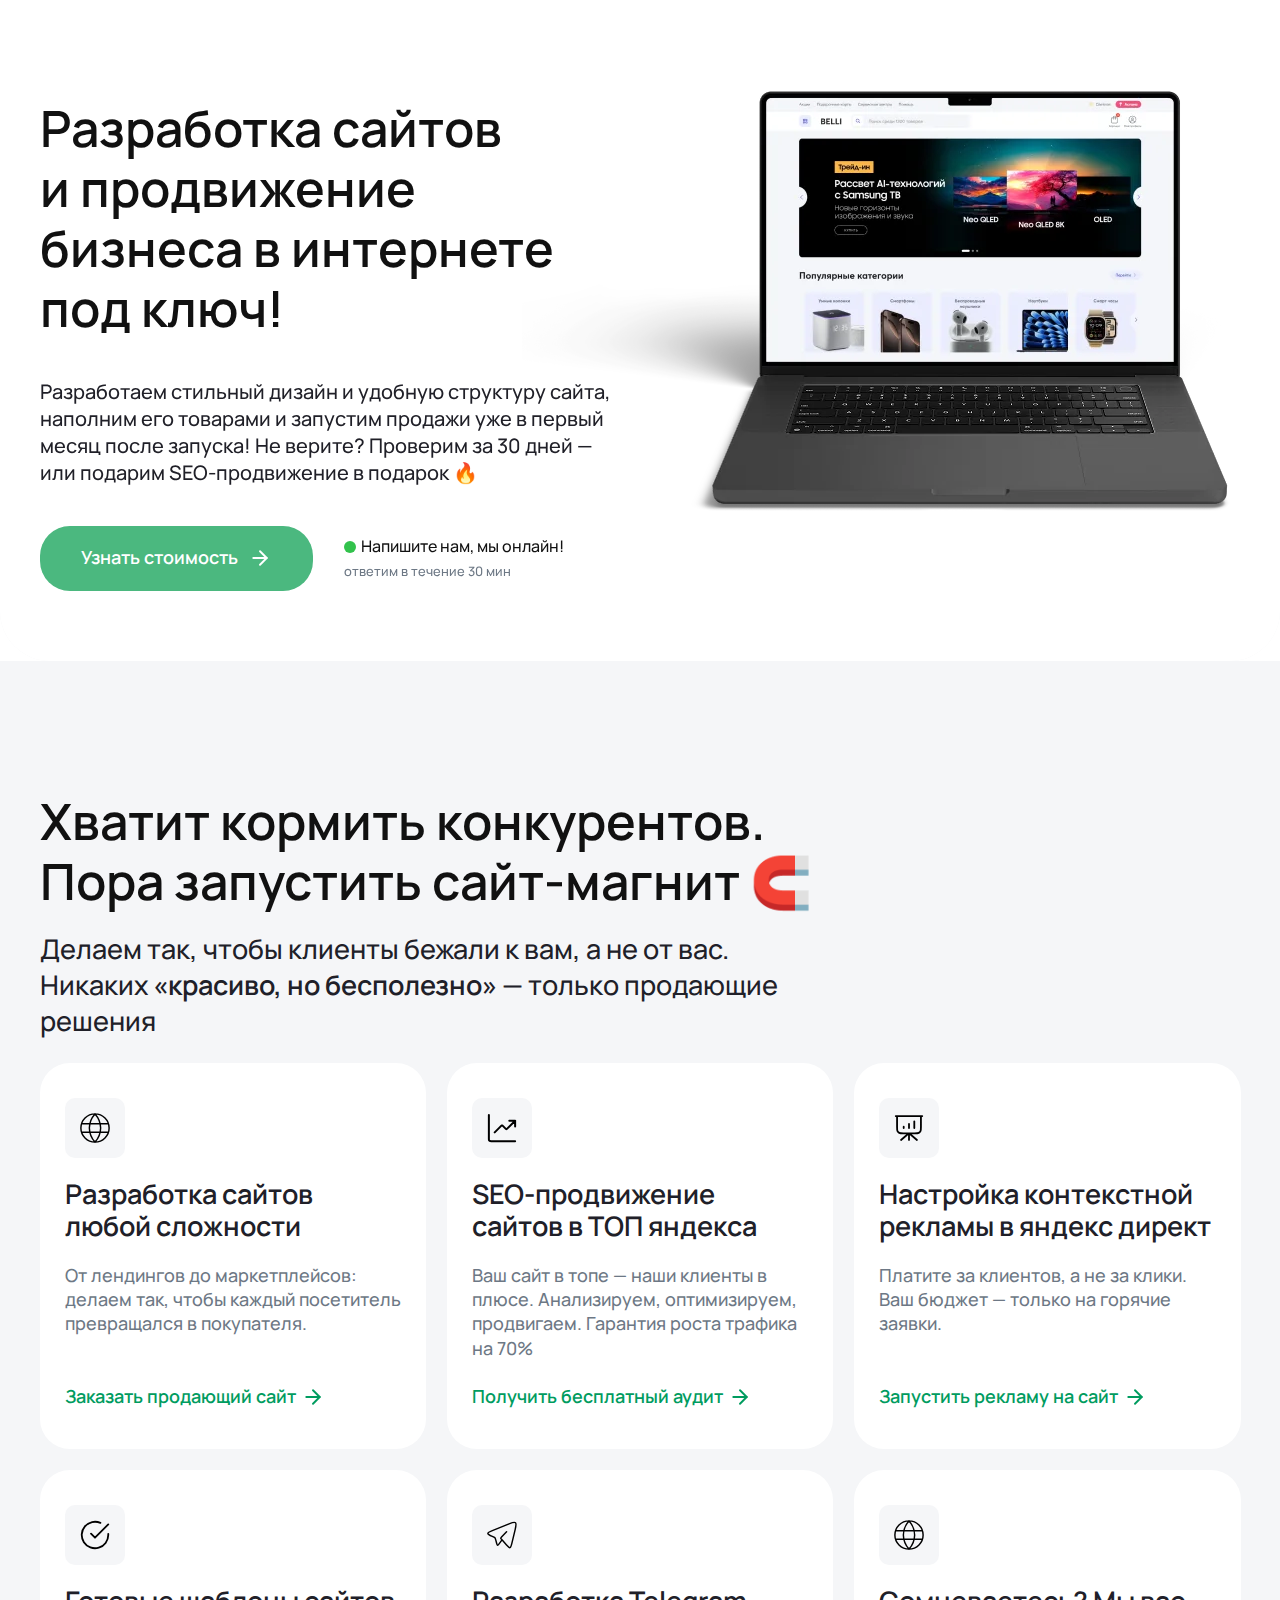
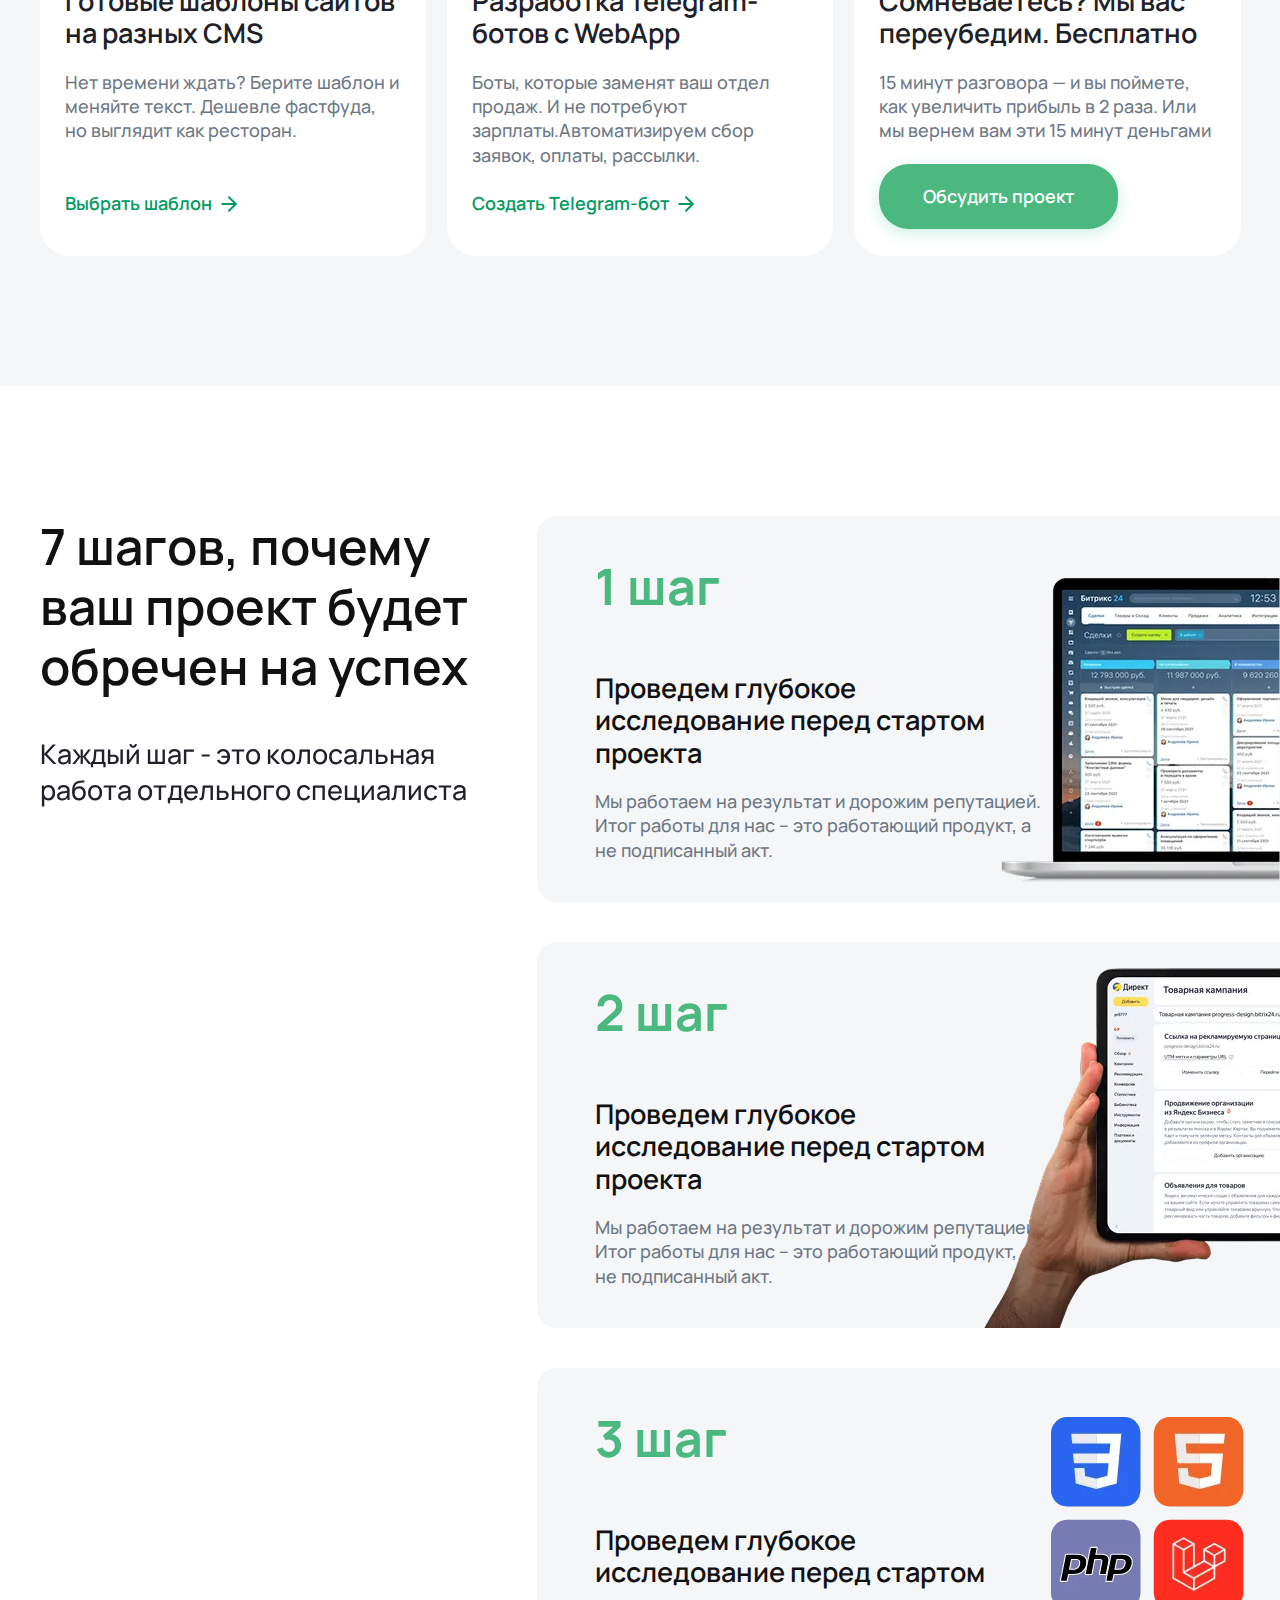
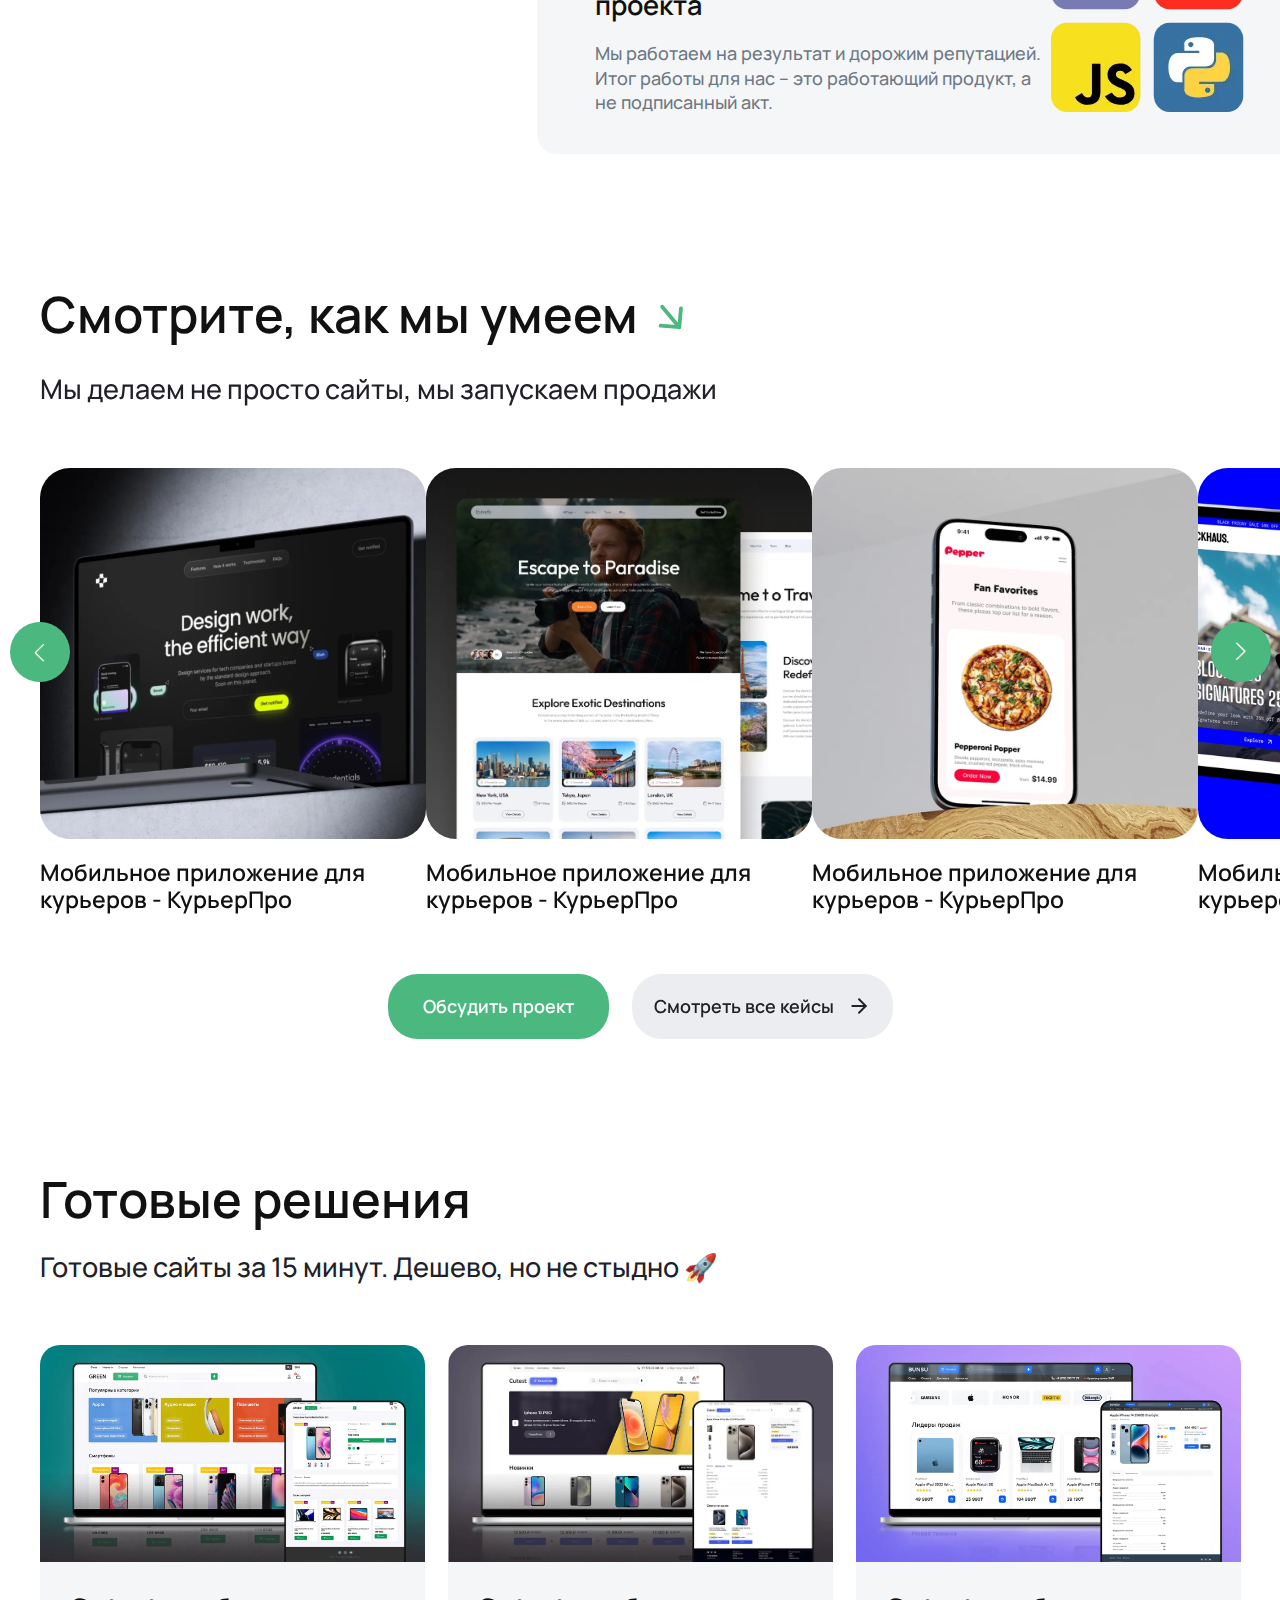
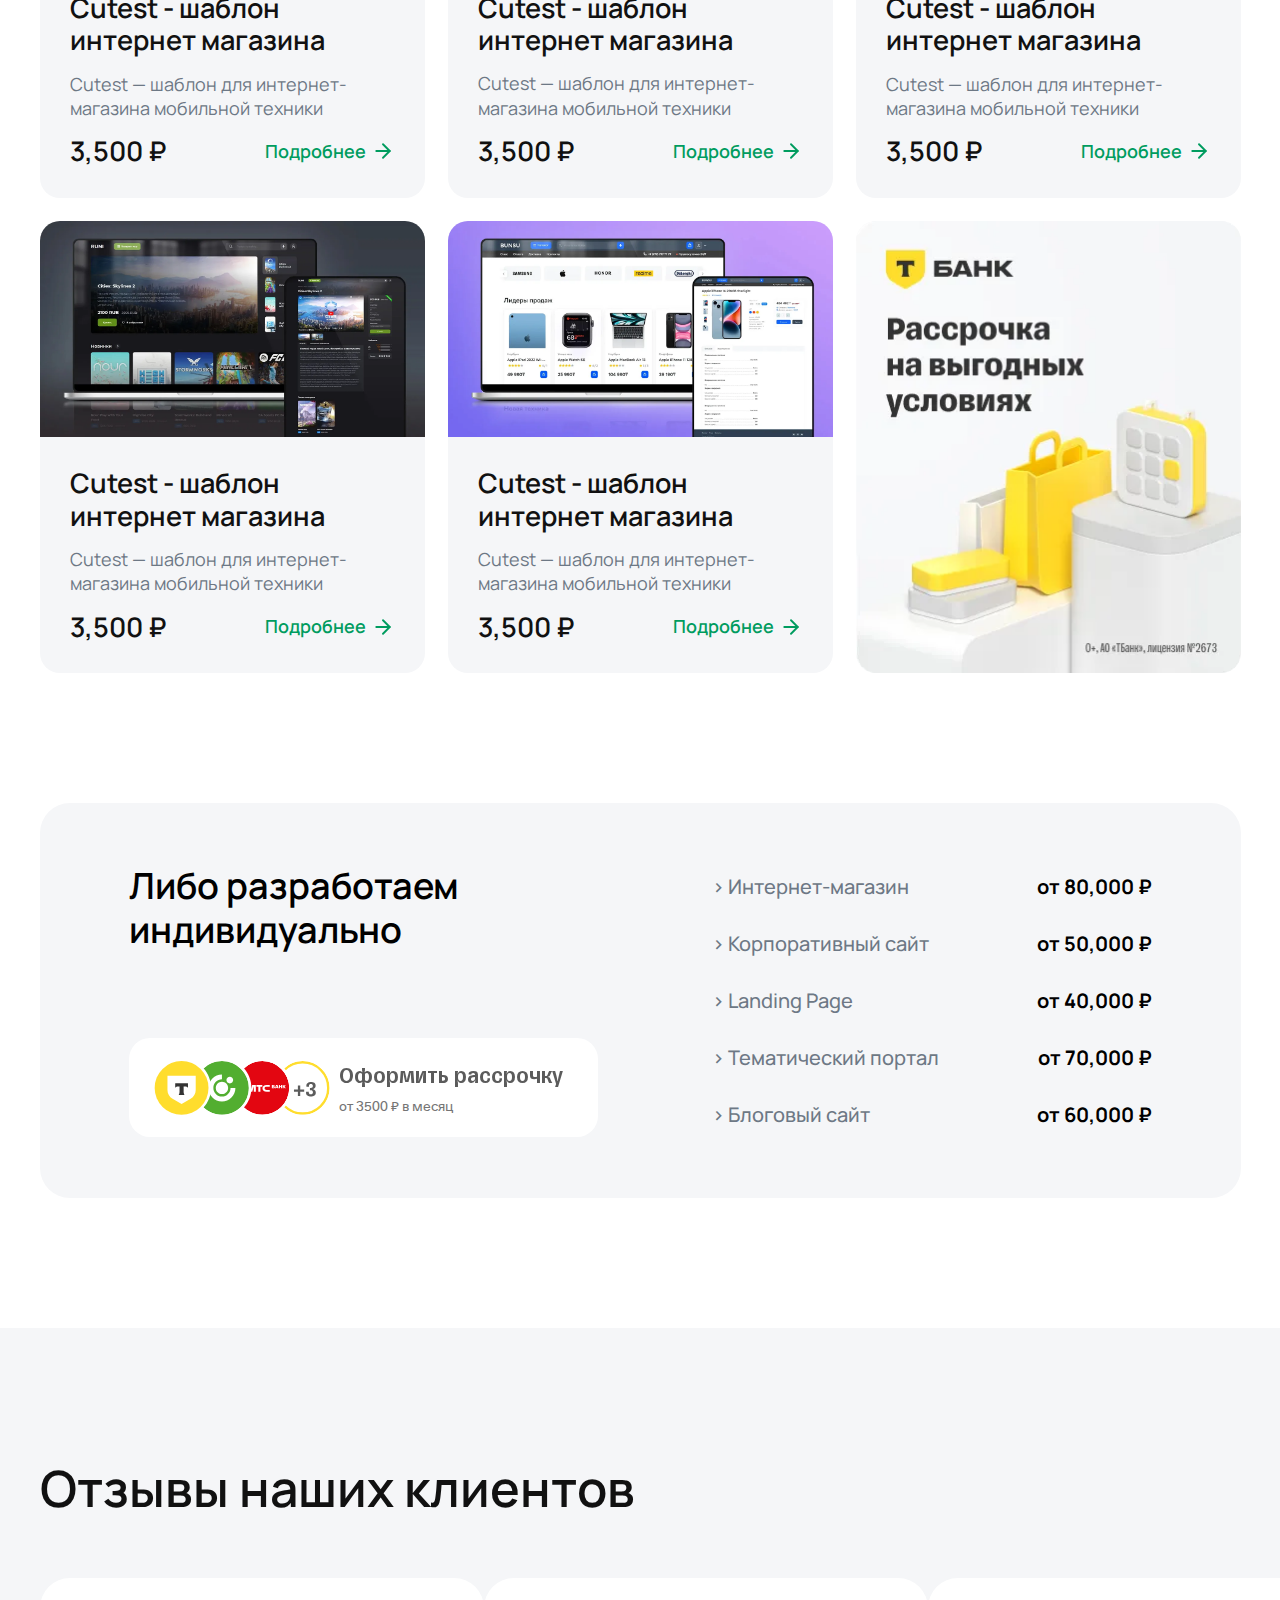
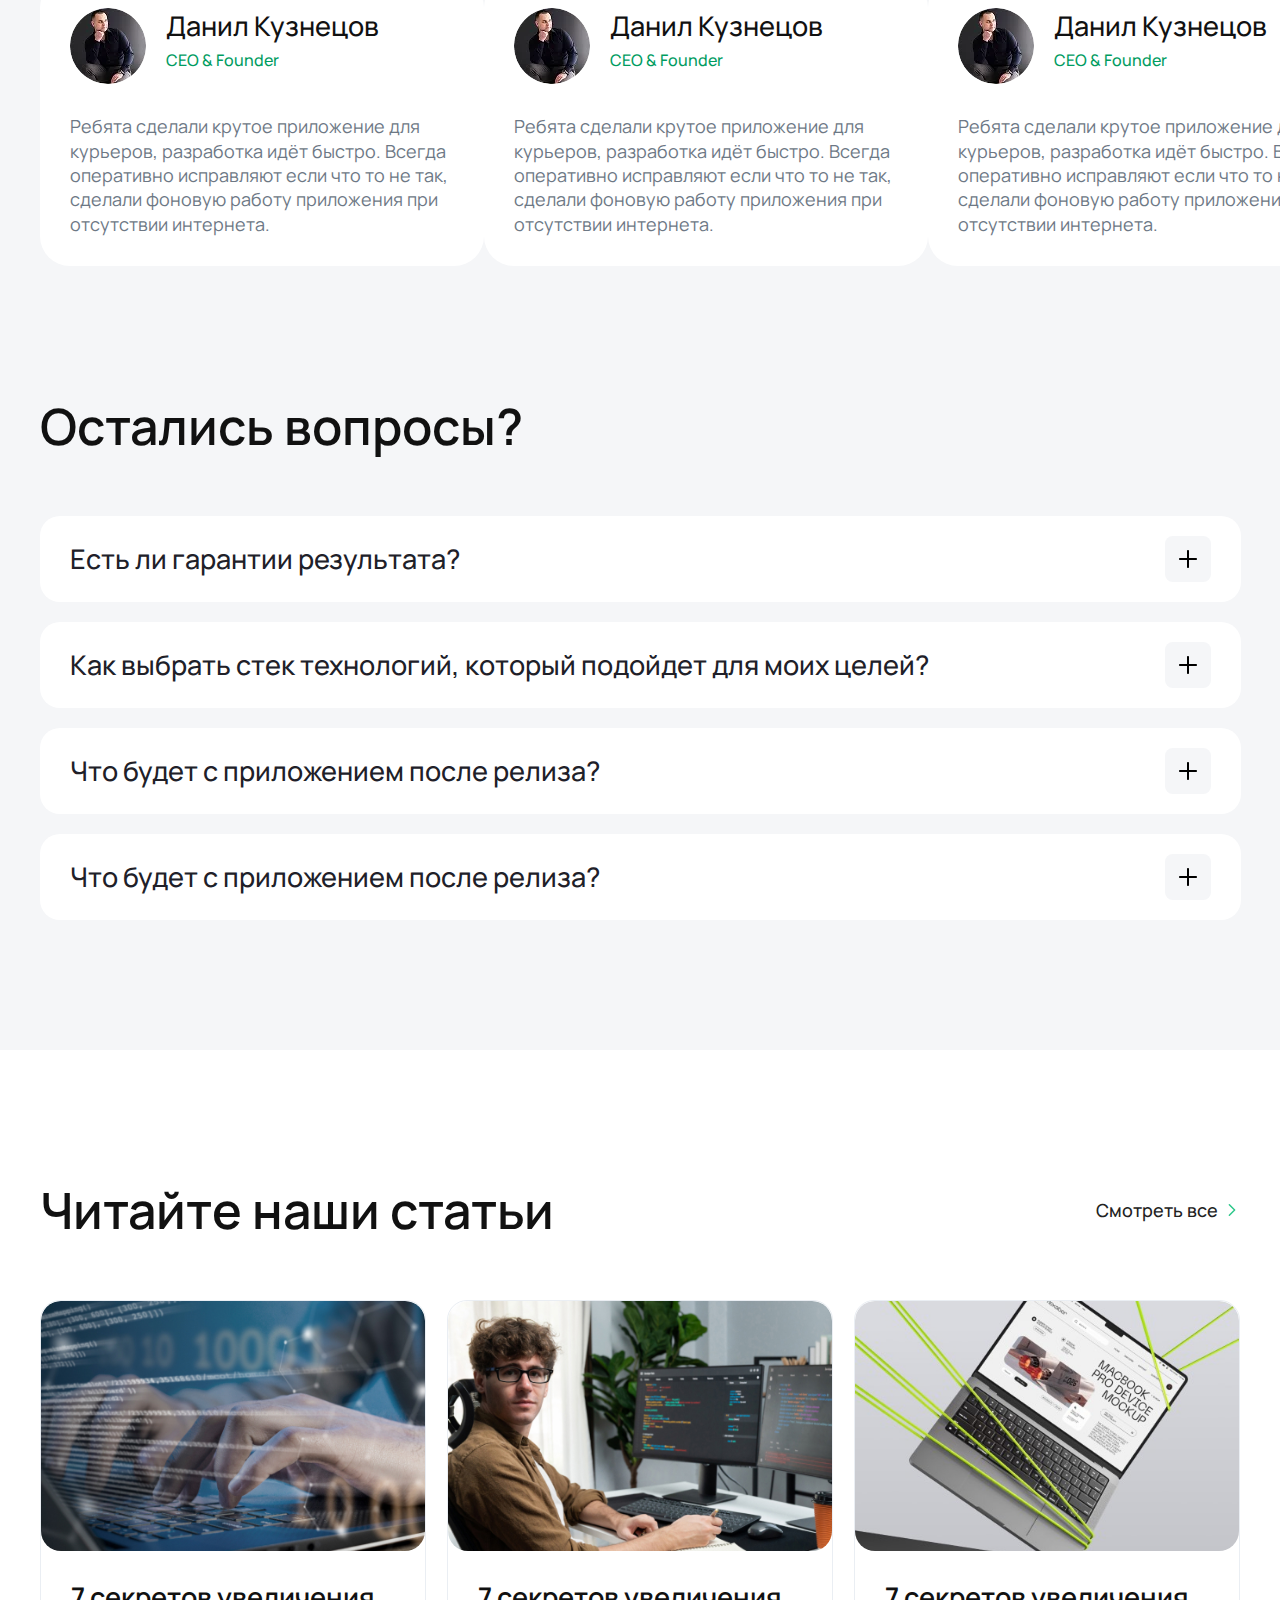
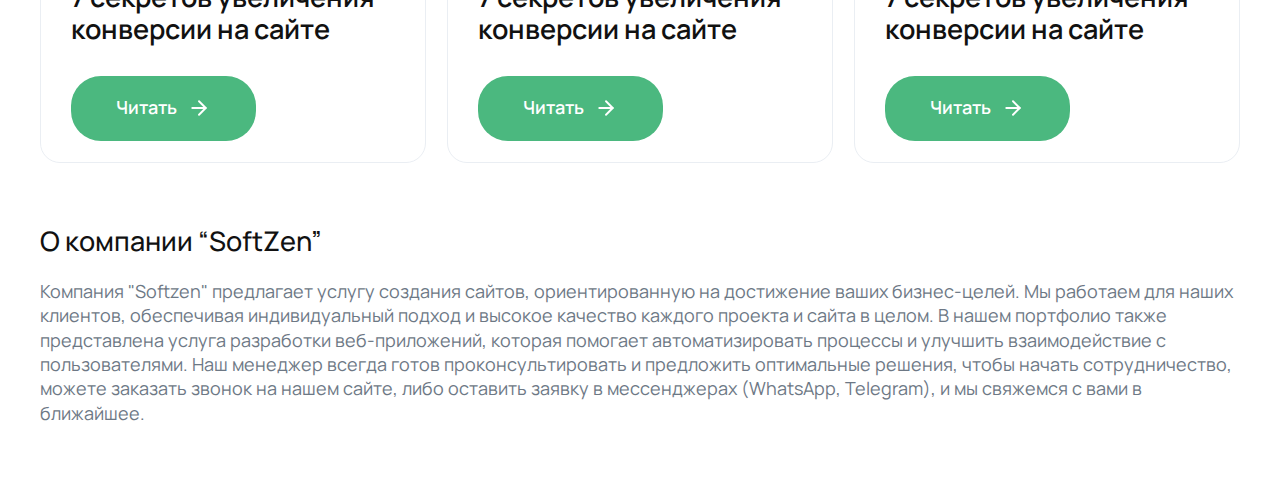
<file: index.html>
<!DOCTYPE html>
<html lang="ru">
  <head>
    <meta charset="UTF-8" />
    <meta name="viewport" content="width=device-width, initial-scale=1.0" />
    <link
      rel="preload"
      href="https://cdn.jsdelivr.net/npm/swiper@11/swiper-bundle.min.css"
      as="style"
      onload="this.onload=null;this.rel='stylesheet'"
    />
    <noscript
      ><link
        rel="stylesheet"
        href="https://cdn.jsdelivr.net/npm/swiper@11/swiper-bundle.min.css"
    /></noscript>
    <link
      rel="preload"
      href="https://fonts.googleapis.com/css2?family=Manrope:wght@400;500;600;700&display=swap"
      as="style"
      onload="this.onload=null;this.rel='stylesheet'"
    />
    <noscript
      ><link
        rel="stylesheet"
        href="https://fonts.googleapis.com/css2?family=Manrope:wght@400;500;600;700&display=swap"
    /></noscript>
    <link
      rel="preload"
      href="https://cdnjs.cloudflare.com/ajax/libs/animate.css/4.1.1/animate.min.css"
      as="style"
      onload="this.onload=null;this.rel='stylesheet'"
    />
    <noscript
      ><link
        rel="stylesheet"
        href="https://cdnjs.cloudflare.com/ajax/libs/animate.css/4.1.1/animate.min.css"
    /></noscript>

    <link rel="stylesheet" href="css/reset.css" />
    <link
      rel="preload"
      href="css/style.css"
      as="style"
      onload="this.onload=null;this.rel='stylesheet'"
    />
    <noscript><link rel="stylesheet" href="css/style.css" /></noscript>
    <title>Document</title>
  </head>
  <!-- Повторяющиеся элементы <a href="#" class="button"
          >Узнать стоимость
          <svg
            class="button__arrow"
            width="24"
            height="25"
            viewBox="0 0 24 25"
            fill="none"
            xmlns="http://www.w3.org/2000/svg"
          >
            <path
              d="M5 12.5H19"
              stroke="white"
              stroke-width="2"
              stroke-linecap="round"
              stroke-linejoin="round"
            />
            <path
              d="M12 5.5L19 12.5L12 19.5"
              stroke="white"
              stroke-width="2"
              stroke-linecap="round"
              stroke-linejoin="round"
            />
          </svg>
        </a>
        <h1 class="title">
          Разработка сайтов и продвижение бизнеса в интернете под ключ!
        </h1>
        <a href="#" class="button-2"
          >Подробнее
          <svg
            class="button-2__arrow"
            width="24"
            height="25"
            viewBox="0 0 24 25"
            fill="none"
            xmlns="http://www.w3.org/2000/svg"
          >
            <path
              d="M5 12.5H19"
              stroke="white"
              stroke-width="2"
              stroke-linecap="round"
              stroke-linejoin="round"
            />
            <path
              d="M12 5.5L19 12.5L12 19.5"
              stroke="white"
              stroke-width="2"
              stroke-linecap="round"
              stroke-linejoin="round"
            />
          </svg>
        </a>
     -->
  <body class="light-theme">
    <div class="wrapper">
      <header class="header"></header>
      <main class="main">
        <section class="main-info">
          <div class="main-info__container">
            <div class="main-info__inner">
              <h1
                class="main-info__title title wow animate__animated animate__fadeInLeft"
              >
                Разработка сайтов <br />и продвижение бизнеса в интернете под
                ключ!
              </h1>
              <p
                class="main-info__text wow animate__animated animate__fadeInLeft"
                data-wow-delay="0.1s"
              >
                Разработаем стильный дизайн и удобную структуру сайта, наполним
                его товарами и запустим продажи уже в первый месяц после
                запуска! Не верите? Проверим за 30 дней — или подарим
                SEO-продвижение в подарок 🔥
              </p>
              <div
                class="main-info__swiper swiper wow animate__animated animate__fadeInRight"
                data-wow-delay="0.1s"
              >
                <div class="main-info__swiper-wrapper swiper-wrapper">
                  <div class="main-info__swiper-slide swiper-slide">
                    <img
                      loading="lazy"
                      loading="lazy"
                      src="img/mainInfo/macbook.webp"
                      alt="mackbook"
                    />
                  </div>
                  <div class="main-info__swiper-slide swiper-slide">
                    <img
                      loading="lazy"
                      src="img/mainInfo/tablet.webp"
                      alt="tablet"
                    />
                  </div>
                  <div class="main-info__swiper-slide swiper-slide">
                    <img
                      loading="lazy"
                      src="img/mainInfo/macbook.webp"
                      alt="mackbook"
                    />
                  </div>
                  <div class="main-info__swiper-slide swiper-slide">
                    <img
                      loading="lazy"
                      src="img/mainInfo/tablet.webp"
                      alt="tablet"
                    />
                  </div>
                  <div class="main-info__swiper-slide swiper-slide">
                    <img
                      loading="lazy"
                      src="img/mainInfo/macbook.webp"
                      alt="mackbook"
                    />
                  </div>
                  <div class="main-info__swiper-slide swiper-slide">
                    <img
                      loading="lazy"
                      src="img/mainInfo/tablet.webp"
                      alt="tablet"
                    />
                  </div>
                </div>
                <div
                  class="main-info__swiper-pagination swiper-pagination wow animate__animated animate__fadeInRight"
                  data-wow-delay="0.3s"
                ></div>
              </div>
              <div
                class="main-info__contact contact-info wow animate__animated animate__fadeInLeft"
                data-wow-delay="0.2s"
              >
                <a href="#" class="button contact-info__button"
                  >Узнать стоимость
                  <svg
                    class="button__arrow"
                    width="24"
                    height="25"
                    viewBox="0 0 24 25"
                    fill="none"
                    xmlns="http://www.w3.org/2000/svg"
                  >
                    <path
                      d="M5 12.5H19"
                      stroke="white"
                      stroke-width="2"
                      stroke-linecap="round"
                      stroke-linejoin="round"
                    />
                    <path
                      d="M12 5.5L19 12.5L12 19.5"
                      stroke="white"
                      stroke-width="2"
                      stroke-linecap="round"
                      stroke-linejoin="round"
                    />
                  </svg>
                </a>
                <div class="contact-info__text">
                  <p class="contact-info__text-title">
                    Напишите нам, мы онлайн!
                  </p>
                  <p class="contact-info__text-under">
                    ответим в течение 30 мин
                  </p>
                </div>
              </div>
            </div>
          </div>
        </section>
        <section class="services">
          <div class="services__container">
            <div class="services__texts">
              <h1 class="services__title title">
                Хватит кормить конкурентов. Пора запустить сайт-магнит 🧲
              </h1>
              <p class="services__text">
                Делаем так, чтобы клиенты бежали к вам, а не от вас. Никаких
                <span>«красиво, но бесполезно»</span> — только продающие решения
              </p>
            </div>

            <div class="services__blocks">
              <div class="services__block block-services">
                <div class="block-services__image">
                  <svg
                    width="31"
                    height="32"
                    viewBox="0 0 31 32"
                    fill="none"
                    xmlns="http://www.w3.org/2000/svg"
                  >
                    <path
                      d="M15.5001 1.41675C19.1478 5.41018 21.2208 10.5926 21.3334 16.0001C21.2208 21.4075 19.1478 26.59 15.5001 30.5834M15.5001 1.41675C11.8524 5.41018 9.7794 10.5926 9.66675 16.0001C9.7794 21.4075 11.8524 26.59 15.5001 30.5834M15.5001 1.41675C7.44593 1.41675 0.916748 7.94593 0.916748 16.0001C0.916748 24.0542 7.44593 30.5834 15.5001 30.5834M15.5001 1.41675C23.5542 1.41675 30.0834 7.94593 30.0834 16.0001C30.0834 24.0542 23.5542 30.5834 15.5001 30.5834M1.64594 11.6251H29.3543M1.64591 20.3751H29.3543"
                      stroke="black"
                      stroke-width="1.5"
                      stroke-linecap="round"
                      stroke-linejoin="round"
                    />
                  </svg>
                </div>
                <h3 class="block-services__title">
                  Разработка сайтов любой сложности
                </h3>
                <p class="block-services__text grey-text">
                  От лендингов до маркетплейсов: делаем так, чтобы каждый
                  посетитель превращался в покупателя.
                </p>
                <a href="#" class="block-services__button button-2">
                  Заказать продающий сайт<svg
                    class="button-2__arrow"
                    width="24"
                    height="25"
                    viewBox="0 0 24 25"
                    fill="none"
                    xmlns="http://www.w3.org/2000/svg"
                  >
                    <path
                      d="M5 12.5H19"
                      stroke="white"
                      stroke-width="2"
                      stroke-linecap="round"
                      stroke-linejoin="round"
                    />
                    <path
                      d="M12 5.5L19 12.5L12 19.5"
                      stroke="white"
                      stroke-width="2"
                      stroke-linecap="round"
                      stroke-linejoin="round"
                    />
                  </svg>
                </a>
              </div>
              <div class="services__block block-services">
                <div class="block-services__image">
                  <svg
                    width="29"
                    height="30"
                    viewBox="0 0 29 30"
                    fill="none"
                    xmlns="http://www.w3.org/2000/svg"
                  >
                    <path
                      d="M27.625 28.125H3.70833C2.89159 28.125 2.48322 28.125 2.17126 27.9661C1.89686 27.8262 1.67376 27.6031 1.53395 27.3287C1.375 27.0168 1.375 26.6084 1.375 25.7917V1.875M27.625 7.70833L19.7 15.6334C19.4112 15.9221 19.2668 16.0665 19.1003 16.1206C18.9539 16.1682 18.7961 16.1682 18.6497 16.1206C18.4832 16.0665 18.3388 15.9221 18.05 15.6334L15.325 12.9083C15.0362 12.6195 14.8918 12.4751 14.7253 12.4211C14.5789 12.3735 14.4211 12.3735 14.2747 12.4211C14.1082 12.4751 13.9638 12.6195 13.675 12.9083L7.20833 19.375M27.625 7.70833H21.7917M27.625 7.70833V13.5417"
                      stroke="black"
                      stroke-width="2"
                      stroke-linecap="round"
                      stroke-linejoin="round"
                    />
                  </svg>
                </div>
                <h3 class="block-services__title">
                  SEO-продвижение сайтов в ТОП яндекса
                </h3>
                <p class="block-services__text grey-text">
                  Ваш сайт в топе — наши клиенты в плюсе. Анализируем,
                  оптимизируем, продвигаем. Гарантия роста трафика на 70%
                </p>
                <a href="#" class="block-services__button button-2">
                  Получить бесплатный аудит<svg
                    class="button-2__arrow"
                    width="24"
                    height="25"
                    viewBox="0 0 24 25"
                    fill="none"
                    xmlns="http://www.w3.org/2000/svg"
                  >
                    <path
                      d="M5 12.5H19"
                      stroke="white"
                      stroke-width="2"
                      stroke-linecap="round"
                      stroke-linejoin="round"
                    />
                    <path
                      d="M12 5.5L19 12.5L12 19.5"
                      stroke="white"
                      stroke-width="2"
                      stroke-linecap="round"
                      stroke-linejoin="round"
                    />
                  </svg>
                </a>
              </div>
              <div class="services__block block-services">
                <div class="block-services__image">
                  <svg
                    width="33"
                    height="30"
                    viewBox="0 0 33 30"
                    fill="none"
                    xmlns="http://www.w3.org/2000/svg"
                  >
                    <path
                      d="M16.5 20.8333V28.125M25.25 28.125L19.4875 23.3229C18.4247 22.4373 17.8933 21.9944 17.3001 21.8252C16.7771 21.676 16.2228 21.676 15.6998 21.8252C15.1066 21.9944 14.5752 22.4373 13.5124 23.3229L7.74996 28.125M10.6666 13.5417V15M16.5 10.625V15M22.3333 7.70833V15M31.0833 1.875H1.91663M3.37496 1.875H29.625V13.8333C29.625 16.2836 29.625 17.5087 29.1481 18.4445C28.7287 19.2678 28.0594 19.937 27.2362 20.3565C26.3003 20.8333 25.0752 20.8333 22.625 20.8333H10.375C7.92473 20.8333 6.69961 20.8333 5.76375 20.3565C4.94054 19.937 4.27125 19.2678 3.85181 18.4445C3.37496 17.5087 3.37496 16.2836 3.37496 13.8333V1.875Z"
                      stroke="black"
                      stroke-width="2"
                      stroke-linecap="round"
                      stroke-linejoin="round"
                    />
                  </svg>
                </div>
                <h3 class="block-services__title">
                  Настройка контекстной рекламы в яндекс директ
                </h3>
                <p class="block-services__text grey-text">
                  Платите за клиентов, а не за клики. Ваш бюджет — только на
                  горячие заявки.
                </p>
                <a href="#" class="block-services__button button-2">
                  Запустить рекламу на сайт<svg
                    class="button-2__arrow"
                    width="24"
                    height="25"
                    viewBox="0 0 24 25"
                    fill="none"
                    xmlns="http://www.w3.org/2000/svg"
                  >
                    <path
                      d="M5 12.5H19"
                      stroke="white"
                      stroke-width="2"
                      stroke-linecap="round"
                      stroke-linejoin="round"
                    />
                    <path
                      d="M12 5.5L19 12.5L12 19.5"
                      stroke="white"
                      stroke-width="2"
                      stroke-linecap="round"
                      stroke-linejoin="round"
                    />
                  </svg>
                </a>
              </div>
              <div class="services__block block-services">
                <div class="block-services__image">
                  <svg
                    width="33"
                    height="32"
                    viewBox="0 0 33 32"
                    fill="none"
                    xmlns="http://www.w3.org/2000/svg"
                  >
                    <path
                      d="M31.0834 14.6666V16.0083C31.0816 19.1531 30.0633 22.213 28.1804 24.7318C26.2974 27.2506 23.6507 29.0932 20.635 29.9848C17.6193 30.8765 14.3961 30.7694 11.4462 29.6796C8.49628 28.5897 5.9777 26.5755 4.26607 23.9374C2.55443 21.2992 1.74144 18.1784 1.94836 15.0404C2.15528 11.9025 3.37101 8.91545 5.41424 6.52487C7.45747 4.13429 10.2187 2.46824 13.2862 1.77519C16.3537 1.08213 19.563 1.39921 22.4355 2.67914M31.0834 4.33329L16.5001 18.9312L12.1251 14.5562"
                      stroke="black"
                      stroke-width="2"
                      stroke-linecap="round"
                      stroke-linejoin="round"
                    />
                  </svg>
                </div>
                <h3 class="block-services__title">
                  Готовые шаблоны сайтов на разных CMS
                </h3>
                <p class="block-services__text grey-text">
                  Нет времени ждать? Берите шаблон и меняйте текст. Дешевле
                  фастфуда, но выглядит как ресторан.
                </p>
                <a href="#" class="block-services__button button-2">
                  Выбрать шаблон<svg
                    class="button-2__arrow"
                    width="24"
                    height="25"
                    viewBox="0 0 24 25"
                    fill="none"
                    xmlns="http://www.w3.org/2000/svg"
                  >
                    <path
                      d="M5 12.5H19"
                      stroke="white"
                      stroke-width="2"
                      stroke-linecap="round"
                      stroke-linejoin="round"
                    />
                    <path
                      d="M12 5.5L19 12.5L12 19.5"
                      stroke="white"
                      stroke-width="2"
                      stroke-linecap="round"
                      stroke-linejoin="round"
                    />
                  </svg>
                </a>
              </div>
              <div class="services__block block-services">
                <div class="block-services__image">
                  <svg
                    width="31"
                    height="28"
                    viewBox="0 0 31 28"
                    fill="none"
                    xmlns="http://www.w3.org/2000/svg"
                  >
                    <path
                      d="M15.4781 18.97L20.206 24.3455C21.956 26.3361 22.8324 27.3321 23.7497 27.0886C24.6656 26.8465 24.9806 25.5369 25.6091 22.9163L29.0945 8.37963C30.0643 4.34296 30.5485 2.32609 29.4722 1.33005C28.396 0.334005 26.5308 1.07484 22.8004 2.55505L5.49578 9.42817C2.51203 10.6138 1.02016 11.2059 0.925364 12.2238C0.914201 12.3275 0.914201 12.4322 0.925364 12.5359C1.01724 13.5553 2.5062 14.1517 5.48703 15.3461C6.83599 15.8871 7.5112 16.1584 7.99536 16.6761C8.04981 16.7344 8.10231 16.7947 8.15286 16.8569C8.59911 17.4111 8.7887 18.1403 9.16932 19.5928L9.88245 22.3155C10.2514 23.73 10.4366 24.4388 10.9222 24.5351C11.4079 24.6313 11.8293 24.045 12.6737 22.8711L15.4781 18.97ZM15.4781 18.97L15.0158 18.4888C14.4879 17.9375 14.2239 17.6634 14.2239 17.3221C14.2239 16.9809 14.4864 16.7053 15.0158 16.1555L20.2264 10.7246"
                      stroke="black"
                      stroke-width="1.5"
                      stroke-linecap="round"
                      stroke-linejoin="round"
                    />
                  </svg>
                </div>
                <h3 class="block-services__title">
                  Разработка Telegram-ботов с WebApp
                </h3>
                <p class="block-services__text grey-text">
                  Боты, которые заменят ваш отдел продаж. И не потребуют
                  зарплаты.Автоматизируем сбор заявок, оплаты, рассылки.
                </p>
                <a href="#" class="block-services__button button-2">
                  Создать Telegram-бот<svg
                    class="button-2__arrow"
                    width="24"
                    height="25"
                    viewBox="0 0 24 25"
                    fill="none"
                    xmlns="http://www.w3.org/2000/svg"
                  >
                    <path
                      d="M5 12.5H19"
                      stroke="white"
                      stroke-width="2"
                      stroke-linecap="round"
                      stroke-linejoin="round"
                    />
                    <path
                      d="M12 5.5L19 12.5L12 19.5"
                      stroke="white"
                      stroke-width="2"
                      stroke-linecap="round"
                      stroke-linejoin="round"
                    />
                  </svg>
                </a>
              </div>
              <div class="services__block block-services">
                <div class="block-services__image">
                  <svg
                    width="31"
                    height="32"
                    viewBox="0 0 31 32"
                    fill="none"
                    xmlns="http://www.w3.org/2000/svg"
                  >
                    <path
                      d="M15.5001 1.41675C19.1478 5.41018 21.2208 10.5926 21.3334 16.0001C21.2208 21.4075 19.1478 26.59 15.5001 30.5834M15.5001 1.41675C11.8524 5.41018 9.7794 10.5926 9.66675 16.0001C9.7794 21.4075 11.8524 26.59 15.5001 30.5834M15.5001 1.41675C7.44593 1.41675 0.916748 7.94593 0.916748 16.0001C0.916748 24.0542 7.44593 30.5834 15.5001 30.5834M15.5001 1.41675C23.5542 1.41675 30.0834 7.94593 30.0834 16.0001C30.0834 24.0542 23.5542 30.5834 15.5001 30.5834M1.64594 11.6251H29.3543M1.64591 20.3751H29.3543"
                      stroke="black"
                      stroke-width="1.5"
                      stroke-linecap="round"
                      stroke-linejoin="round"
                    />
                  </svg>
                </div>
                <h3 class="block-services__title">
                  Сомневаетесь? Мы вас переубедим. Бесплатно
                </h3>
                <p class="block-services__text grey-text">
                  15 минут разговора — и вы поймете, как увеличить прибыль в 2
                  раза. Или мы вернем вам эти 15 минут деньгами
                </p>
                <a href="#" class="block-services__button button">
                  Обсудить проект
                </a>
              </div>
            </div>
          </div>
        </section>
        <section class="steps">
          <div class="steps__container">
            <div
              class="steps__texts wow animate__animated animate__fadeInLeft"
              data-wow-delay="0.1s"
            >
              <h1 class="steps__title title">
                7 шагов, почему ваш проект будет обречен на успех
              </h1>
              <p class="steps__text">
                Каждый шаг - это колосальная работа отдельного специалиста
              </p>
            </div>
            <ul class="steps__blocks">
              <li
                class="steps__block block-step wow animate__animated animate__fadeInRight"
                data-wow-delay="0.1s"
              >
                <h2 class="block-step__num">&nbsp;шаг</h2>
                <div class="block-step__texts">
                  <h3 class="block-step__title">
                    Проведем глубокое исследование перед стартом проекта
                  </h3>
                  <p class="block-step__text grey-text">
                    Мы работаем на результат и дорожим репутацией. Итог работы
                    для нас – это работающий продукт, а не подписанный акт.
                  </p>
                </div>
                <img
                  loading="lazy"
                  src="img/steps/laptop.webp"
                  alt="laptop"
                  class="block-step__image"
                />
              </li>
              <li
                class="steps__block block-step wow animate__animated animate__fadeInRight"
                data-wow-delay="0.1s"
              >
                <h2 class="block-step__num">&nbsp;шаг</h2>
                <div class="block-step__texts">
                  <h3 class="block-step__title">
                    Проведем глубокое исследование перед стартом проекта
                  </h3>
                  <p class="block-step__text grey-text">
                    Мы работаем на результат и дорожим репутацией. Итог работы
                    для нас – это работающий продукт, а не подписанный акт.
                  </p>
                </div>

                <img
                  loading="lazy"
                  src="img/steps/tablet.webp"
                  alt="tablet"
                  class="block-step__image"
                />
              </li>
              <li
                class="steps__block block-step wow animate__animated animate__fadeInRight"
                data-wow-delay="0.1s"
              >
                <h2 class="block-step__num">&nbsp;шаг</h2>
                <div class="block-step__texts">
                  <h3 class="block-step__title">
                    Проведем глубокое исследование перед стартом проекта
                  </h3>
                  <p class="block-step__text grey-text">
                    Мы работаем на результат и дорожим репутацией. Итог работы
                    для нас – это работающий продукт, а не подписанный акт.
                  </p>
                </div>
                <img
                  loading="lazy"
                  src="img/steps/icons.webp"
                  alt="icons"
                  class="block-step__image"
                />
              </li>
            </ul>
          </div>
        </section>
        <section class="examples">
          <div class="examples__container">
            <div class="examples__texts">
              <h1 class="examples__title title">
                Смотрите, как мы умеем<svg
                  width="24"
                  height="25"
                  viewBox="0 0 24 25"
                  fill="none"
                  xmlns="http://www.w3.org/2000/svg"
                >
                  <path
                    d="M5 12.5H19"
                    stroke="white"
                    stroke-width="2"
                    stroke-linecap="round"
                    stroke-linejoin="round"
                  />
                  <path
                    d="M12 5.5L19 12.5L12 19.5"
                    stroke="white"
                    stroke-width="2"
                    stroke-linecap="round"
                    stroke-linejoin="round"
                  />
                </svg>
              </h1>
              <p class="examples__text">
                Мы делаем не просто сайты, мы запускаем продажи
              </p>
            </div>
            <div class="swiper-pagination examples__swiper-pagination"></div>
            <div class="swiper examples__swiper">
              <div class="swiper-wrapper examples__swiper-wrapper">
                <a
                  href="#"
                  class="swiper-slide examples__swiper-slide slide-example"
                >
                  <div class="slide-example__image">
                    <img
                      loading="lazy"
                      src="img/examples/image-1.webp"
                      alt="example-1"
                    />
                  </div>
                  <h4 class="slide-example__text">
                    Мобильное приложение для курьеров - КурьерПро
                  </h4>
                </a>
                <a
                  href="#"
                  class="swiper-slide examples__swiper-slide slide-example"
                >
                  <div class="slide-example__image">
                    <img
                      loading="lazy"
                      src="img/examples/image-2.webp"
                      alt="example-2"
                      style="object-position: left top"
                    />
                  </div>
                  <h4 class="slide-example__text">
                    Мобильное приложение для курьеров - КурьерПро
                  </h4>
                </a>
                <a
                  href="#"
                  class="swiper-slide examples__swiper-slide slide-example"
                >
                  <div class="slide-example__image">
                    <img
                      loading="lazy"
                      src="img/examples/image-3.webp"
                      alt="example-3"
                    />
                  </div>
                  <h4 class="slide-example__text">
                    Мобильное приложение для курьеров - КурьерПро
                  </h4>
                </a>
                <a
                  href="#"
                  class="swiper-slide examples__swiper-slide slide-example"
                >
                  <div class="slide-example__image">
                    <img
                      loading="lazy"
                      src="img/examples/image-4.webp"
                      alt="example-4"
                    />
                  </div>
                  <h4 class="slide-example__text">
                    Мобильное приложение для курьеров - КурьерПро
                  </h4>
                </a>
                <a
                  href="#"
                  class="swiper-slide examples__swiper-slide slide-example"
                >
                  <div class="slide-example__image">
                    <img
                      loading="lazy"
                      src="img/examples/image-1.webp"
                      alt="example-1"
                    />
                  </div>
                  <h4 class="slide-example__text">
                    Мобильное приложение для курьеров - КурьерПро
                  </h4>
                </a>
                <a
                  href="#"
                  class="swiper-slide examples__swiper-slide slide-example"
                >
                  <div class="slide-example__image">
                    <img
                      loading="lazy"
                      src="img/examples/image-2.webp"
                      alt="example-2"
                    />
                  </div>
                  <h4 class="slide-example__text">
                    Мобильное приложение для курьеров - КурьерПро
                  </h4>
                </a>
                <a
                  href="#"
                  class="swiper-slide examples__swiper-slide slide-example"
                >
                  <div class="slide-example__image">
                    <img
                      loading="lazy"
                      src="img/examples/image-3.webp"
                      alt="example-3"
                    />
                  </div>
                  <h4 class="slide-example__text">
                    Мобильное приложение для курьеров - КурьерПро
                  </h4>
                </a>
                <a
                  href="#"
                  class="swiper-slide examples__swiper-slide slide-example"
                >
                  <div class="slide-example__image">
                    <img
                      loading="lazy"
                      src="img/examples/image-4.webp"
                      alt="example-4"
                    />
                  </div>
                  <h4 class="slide-example__text">
                    Мобильное приложение для курьеров - КурьерПро
                  </h4>
                </a>
              </div>
            </div>
            <div class="swiper-button-next examples__swiper-button-prev"></div>
            <div class="swiper-button-next examples__swiper-button-next"></div>

            <div class="examples__buttons">
              <a href="#" class="examples__button button">Обсудить проект</a>
              <a href="#" class="examples__button button"
                >Смотреть все кейсы
                <svg
                  class="button__arrow"
                  width="24"
                  height="25"
                  viewBox="0 0 24 25"
                  fill="none"
                  xmlns="http://www.w3.org/2000/svg"
                >
                  <path
                    d="M5 12.5H19"
                    stroke="white"
                    stroke-width="2"
                    stroke-linecap="round"
                    stroke-linejoin="round"
                  />
                  <path
                    d="M12 5.5L19 12.5L12 19.5"
                    stroke="white"
                    stroke-width="2"
                    stroke-linecap="round"
                    stroke-linejoin="round"
                  />
                </svg>
              </a>
            </div>
          </div>
        </section>
        <section class="solutions">
          <div class="solution__container">
            <h1 class="solution__title title">Готовые решения</h1>
            <p class="solution__text">
              Готовые сайты за 15 минут. Дешево, но не стыдно 🚀
            </p>
            <div class="solution__blocks">
              <div class="solution__block block-solution">
                <img
                  loading="lazy"
                  src="img/solutions/image-1.webp"
                  alt=""
                  class="block-solution__image"
                />
                <div class="block-solution__body">
                  <h3 class="block-solution__title">
                    Cutest - шаблон интернет магазина
                  </h3>
                  <p class="block-solution__text grey-text">
                    Cutest — шаблон для интернет-магазина мобильной техники
                  </p>
                  <div class="block-solution__inner">
                    <p class="block-solution__price">3,500 ₽</p>
                    <a href="#" class="block-solution__button button-2">
                      Подробнее<svg
                        class="button-2__arrow"
                        width="24"
                        height="25"
                        viewBox="0 0 24 25"
                        fill="none"
                        xmlns="http://www.w3.org/2000/svg"
                      >
                        <path
                          d="M5 12.5H19"
                          stroke="white"
                          stroke-width="2"
                          stroke-linecap="round"
                          stroke-linejoin="round"
                        />
                        <path
                          d="M12 5.5L19 12.5L12 19.5"
                          stroke="white"
                          stroke-width="2"
                          stroke-linecap="round"
                          stroke-linejoin="round"
                        />
                      </svg>
                    </a>
                  </div>
                </div>
              </div>
              <div class="solution__block block-solution">
                <img
                  loading="lazy"
                  src="img/solutions/image-2.webp"
                  alt=""
                  class="block-solution__image"
                />
                <div class="block-solution__body">
                  <h3 class="block-solution__title">
                    Cutest - шаблон интернет магазина
                  </h3>
                  <p class="block-solution__text grey-text">
                    Cutest — шаблон для интернет-магазина мобильной техники
                  </p>
                  <div class="block-solution__inner">
                    <p class="block-solution__price">3,500 ₽</p>
                    <a href="#" class="block-solution__button button-2">
                      Подробнее<svg
                        class="button-2__arrow"
                        width="24"
                        height="25"
                        viewBox="0 0 24 25"
                        fill="none"
                        xmlns="http://www.w3.org/2000/svg"
                      >
                        <path
                          d="M5 12.5H19"
                          stroke="white"
                          stroke-width="2"
                          stroke-linecap="round"
                          stroke-linejoin="round"
                        />
                        <path
                          d="M12 5.5L19 12.5L12 19.5"
                          stroke="white"
                          stroke-width="2"
                          stroke-linecap="round"
                          stroke-linejoin="round"
                        />
                      </svg>
                    </a>
                  </div>
                </div>
              </div>
              <div class="solution__block block-solution">
                <img
                  loading="lazy"
                  src="img/solutions/image-3.webp"
                  alt=""
                  class="block-solution__image"
                />
                <div class="block-solution__body">
                  <h3 class="block-solution__title">
                    Cutest - шаблон интернет магазина
                  </h3>
                  <p class="block-solution__text grey-text">
                    Cutest — шаблон для интернет-магазина мобильной техники
                  </p>
                  <div class="block-solution__inner">
                    <p class="block-solution__price">3,500 ₽</p>
                    <a href="#" class="block-solution__button button-2">
                      Подробнее<svg
                        class="button-2__arrow"
                        width="24"
                        height="25"
                        viewBox="0 0 24 25"
                        fill="none"
                        xmlns="http://www.w3.org/2000/svg"
                      >
                        <path
                          d="M5 12.5H19"
                          stroke="white"
                          stroke-width="2"
                          stroke-linecap="round"
                          stroke-linejoin="round"
                        />
                        <path
                          d="M12 5.5L19 12.5L12 19.5"
                          stroke="white"
                          stroke-width="2"
                          stroke-linecap="round"
                          stroke-linejoin="round"
                        />
                      </svg>
                    </a>
                  </div>
                </div>
              </div>
              <div class="solution__block block-solution">
                <img
                  loading="lazy"
                  src="img/solutions/image-4.webp"
                  alt=""
                  class="block-solution__image"
                />
                <div class="block-solution__body">
                  <h3 class="block-solution__title">
                    Cutest - шаблон интернет магазина
                  </h3>
                  <p class="block-solution__text grey-text">
                    Cutest — шаблон для интернет-магазина мобильной техники
                  </p>
                  <div class="block-solution__inner">
                    <p class="block-solution__price">3,500 ₽</p>
                    <a href="#" class="block-solution__button button-2">
                      Подробнее<svg
                        class="button-2__arrow"
                        width="24"
                        height="25"
                        viewBox="0 0 24 25"
                        fill="none"
                        xmlns="http://www.w3.org/2000/svg"
                      >
                        <path
                          d="M5 12.5H19"
                          stroke="white"
                          stroke-width="2"
                          stroke-linecap="round"
                          stroke-linejoin="round"
                        />
                        <path
                          d="M12 5.5L19 12.5L12 19.5"
                          stroke="white"
                          stroke-width="2"
                          stroke-linecap="round"
                          stroke-linejoin="round"
                        />
                      </svg>
                    </a>
                  </div>
                </div>
              </div>
              <div class="solution__block block-solution">
                <img
                  loading="lazy"
                  src="img/solutions/image-3.webp"
                  alt=""
                  class="block-solution__image"
                />
                <div class="block-solution__body">
                  <h3 class="block-solution__title">
                    Cutest - шаблон интернет магазина
                  </h3>
                  <p class="block-solution__text grey-text">
                    Cutest — шаблон для интернет-магазина мобильной техники
                  </p>
                  <div class="block-solution__inner">
                    <p class="block-solution__price">3,500 ₽</p>
                    <a href="#" class="block-solution__button button-2">
                      Подробнее<svg
                        class="button-2__arrow"
                        width="24"
                        height="25"
                        viewBox="0 0 24 25"
                        fill="none"
                        xmlns="http://www.w3.org/2000/svg"
                      >
                        <path
                          d="M5 12.5H19"
                          stroke="white"
                          stroke-width="2"
                          stroke-linecap="round"
                          stroke-linejoin="round"
                        />
                        <path
                          d="M12 5.5L19 12.5L12 19.5"
                          stroke="white"
                          stroke-width="2"
                          stroke-linecap="round"
                          stroke-linejoin="round"
                        />
                      </svg>
                    </a>
                  </div>
                </div>
              </div>
              <a href="#" class="solution__block block-solution">
                <img
                  loading="lazy"
                  src="img/solutions/image-tbank.webp"
                  alt=""
                  class="block-solution__image"
                />
              </a>
            </div>
          </div>
        </section>
        <section class="prices">
          <div class="prices__container">
            <div class="prices__body">
              <div
                class="prices__left wow animate__animated animate__fadeInLeft"
                data-wow-delay="0s"
              >
                <h2 class="prices__title">Либо разработаем индивидуально</h2>
                <a href="#" class="prices__credit credit-prices">
                  <svg
                    class="credit-prices__image"
                    width="185"
                    height="57"
                    viewBox="0 0 185 57"
                    fill="none"
                    xmlns="http://www.w3.org/2000/svg"
                  >
                    <rect
                      x="0.714355"
                      y="0.214355"
                      width="56.5714"
                      height="56.5714"
                      rx="28.2857"
                      fill="#FFDD2D"
                    />
                    <path
                      d="M14.1499 15.771H43.8499V30.711C43.8499 34.5386 41.8064 38.0804 38.4923 39.9916L28.9999 45.471L19.5075 39.9916C16.1934 38.0751 14.1499 34.5386 14.1499 30.711V15.771Z"
                      fill="white"
                    />
                    <path
                      fill-rule="evenodd"
                      clip-rule="evenodd"
                      d="M22.303 23.6333V28.2815C22.9383 27.5615 24.0924 27.0798 25.4159 27.0798H26.8506V32.4798C26.8506 33.9145 26.4589 35.1745 25.8818 35.868H32.1236C31.5465 35.1745 31.1547 33.9198 31.1547 32.4851V27.0798H32.5894C33.9077 27.0798 35.0671 27.5668 35.7024 28.2815V23.6333H22.303Z"
                      fill="#333333"
                    />
                    <mask
                      id="mask0_94232_142"
                      style="mask-type: alpha"
                      maskUnits="userSpaceOnUse"
                      x="52"
                      y="0"
                      width="48"
                      height="57"
                    >
                      <path
                        d="M52.0657 49.1192C56.9614 43.6464 59.9382 36.4209 59.9382 28.5001C59.9382 20.5792 56.9614 13.3537 52.0657 7.88097C57.1263 3.12683 63.9379 0.214355 71.4292 0.214355C87.0512 0.214355 99.7149 12.8781 99.7149 28.5001C99.7149 44.122 87.0512 56.7858 71.4292 56.7858C63.9379 56.7858 57.1263 53.8733 52.0657 49.1192Z"
                        fill="#428BF9"
                      />
                    </mask>
                    <g mask="url(#mask0_94232_142)">
                      <rect
                        x="43.1428"
                        y="0.214355"
                        width="56.5714"
                        height="56.5714"
                        rx="28.2857"
                        fill="#52AE30"
                      />
                      <path
                        fill-rule="evenodd"
                        clip-rule="evenodd"
                        d="M64.9465 28.501C64.9465 24.9203 67.8483 22.0176 71.428 22.0176C75.0078 22.0176 77.9108 24.9203 77.9108 28.501C77.9108 32.0804 75.0078 34.9819 71.428 34.9819C67.8483 34.9819 64.9465 32.0804 64.9465 28.501Z"
                        fill="white"
                      />
                      <path
                        fill-rule="evenodd"
                        clip-rule="evenodd"
                        d="M76.1428 20.2501C76.1428 18.2968 77.7259 16.7144 79.6785 16.7144C81.6312 16.7144 83.2143 18.2968 83.2143 20.2501C83.2143 22.2034 81.6312 23.7858 79.6785 23.7858C77.7259 23.7858 76.1428 22.2034 76.1428 20.2501Z"
                        fill="white"
                      />
                      <path
                        fill-rule="evenodd"
                        clip-rule="evenodd"
                        d="M71.4109 14.3569V19.4676C66.431 19.4751 62.3963 23.5161 62.3963 28.4998C62.3963 33.4885 66.4398 37.532 71.4285 37.532C76.387 37.532 80.4607 33.5275 80.4607 28.4659L85.5714 28.4696C85.5714 36.3115 79.2403 42.6426 71.4285 42.6426C63.618 42.6426 57.2856 36.3115 57.2856 28.4998C57.2856 20.6943 63.6092 14.367 71.4109 14.3569Z"
                        fill="white"
                      />
                    </g>
                    <mask
                      id="mask1_94232_142"
                      style="mask-type: alpha"
                      maskUnits="userSpaceOnUse"
                      x="94"
                      y="0"
                      width="49"
                      height="57"
                    >
                      <path
                        d="M94.4941 49.1192C99.3898 43.6464 102.367 36.4209 102.367 28.5001C102.367 20.5792 99.3898 13.3537 94.4941 7.88097C99.5547 3.12683 106.366 0.214355 113.858 0.214355C129.48 0.214355 142.143 12.8781 142.143 28.5001C142.143 44.122 129.48 56.7858 113.858 56.7858C106.366 56.7858 99.5547 53.8733 94.4941 49.1192Z"
                        fill="#428BF9"
                      />
                    </mask>
                    <g mask="url(#mask1_94232_142)">
                      <g clip-path="url(#clip0_94232_142)">
                        <rect
                          x="85.5715"
                          y="0.214355"
                          width="56.5714"
                          height="56.5714"
                          rx="28.2857"
                          fill="#E30611"
                        />
                        <g clip-path="url(#clip1_94232_142)">
                          <path
                            fill-rule="evenodd"
                            clip-rule="evenodd"
                            d="M89.1064 29.7813C89.1064 31.3437 90.0007 32.9192 92.0032 32.9192C94.0039 32.9192 94.8999 31.3437 94.8999 29.7813C94.8999 28.7141 94.5324 27.4853 93.9191 26.4925C93.3227 25.534 92.606 24.9639 92.0032 24.9639C91.3985 24.9639 90.6817 25.534 90.0904 26.4925C89.4741 27.4853 89.1064 28.7141 89.1064 29.7813ZM109.673 27.3079H107.645V25.3901H113.873V27.3079H111.846L111.846 32.4931H109.673L109.673 27.3079ZM118.507 27.3079H121.694V25.3901H118.507C115.58 25.3901 114.017 26.8178 114.017 28.9416C114.017 31.0654 115.58 32.4931 118.507 32.4931H121.694V30.5753H118.507C117.152 30.5753 116.261 30.1002 116.261 28.9416C116.261 27.7829 117.152 27.3079 118.507 27.3079ZM102.068 29.6298L103.226 25.3901H107.065V32.4931H104.893V26.7119L103.314 32.4931H100.823L99.2443 26.7156V32.4931H97.0717V25.3901H100.91L102.068 29.6298ZM125.656 27.449H124.89V28.1438H125.656C125.85 28.1438 125.966 28.046 125.966 27.8658V27.7371C125.966 27.5518 125.866 27.449 125.656 27.449ZM125.85 28.9416H123.867V25.39H126.784V26.2394H124.89V26.7025H125.85C126.653 26.7025 127.042 27.0937 127.042 27.7834C127.042 28.5092 126.653 28.9416 125.85 28.9416ZM129.402 27.49H128.594L128.998 26.1776L129.402 27.49ZM130.955 28.9416L129.838 25.3901H128.316L127.198 28.9416H128.153L128.358 28.2621H129.638L129.848 28.9416H130.955ZM133.542 28.9416V27.5673H132.372V28.9416H131.322V25.3901H132.372V26.6923H133.542V25.3901H134.592V28.9416H133.542ZM136.455 26.6923H136.271V25.3901H135.222V28.9415H136.271V27.5673H136.423L137.394 28.9415H138.606L137.295 27.0835L138.502 25.3901H137.394L136.455 26.6923Z"
                            fill="white"
                          />
                        </g>
                      </g>
                    </g>
                    <mask
                      id="mask2_94232_142"
                      style="mask-type: alpha"
                      maskUnits="userSpaceOnUse"
                      x="136"
                      y="0"
                      width="49"
                      height="57"
                    >
                      <path
                        d="M136.923 49.1192C141.819 43.6464 144.795 36.4209 144.795 28.5001C144.795 20.5792 141.819 13.3537 136.923 7.88097C141.983 3.12683 148.795 0.214355 156.286 0.214355C171.908 0.214355 184.572 12.8781 184.572 28.5001C184.572 44.122 171.908 56.7858 156.286 56.7858C148.795 56.7858 141.983 53.8733 136.923 49.1192Z"
                        fill="#428BF9"
                      />
                    </mask>
                    <g mask="url(#mask2_94232_142)">
                      <rect
                        x="129.326"
                        y="1.54025"
                        width="53.9196"
                        height="53.9196"
                        rx="26.9598"
                        stroke="#FFDD2D"
                        stroke-width="2.65179"
                      />
                      <path
                        id="path-num"
                        d="M153.705 30.254H157.862V32.5254H153.705V36.932H151.252V32.5254H147.118V30.254H151.252V25.8474H153.705V30.254ZM160.275 27.1876C160.184 26.809 160.139 26.4531 160.139 26.12C160.139 25.5143 160.267 24.9691 160.525 24.4846C160.782 24 161.131 23.5911 161.57 23.258C162.009 22.9097 162.524 22.6447 163.114 22.463C163.705 22.2813 164.333 22.1904 165 22.1904C165.696 22.1904 166.34 22.2737 166.93 22.4403C167.536 22.5917 168.058 22.834 168.498 23.1671C168.937 23.5003 169.277 23.9167 169.52 24.4164C169.777 24.901 169.906 25.4764 169.906 26.1427C169.906 27.0816 169.679 27.8084 169.224 28.3233C168.785 28.8381 168.18 29.247 167.407 29.5499V29.7997C168.24 30.1026 168.891 30.5569 169.361 31.1626C169.845 31.7683 170.088 32.5481 170.088 33.5021C170.088 34.1987 169.944 34.8044 169.656 35.3193C169.383 35.819 169.005 36.2354 168.52 36.5686C168.051 36.9017 167.498 37.1516 166.862 37.3181C166.226 37.4847 165.545 37.568 164.818 37.568C164.182 37.568 163.561 37.4771 162.955 37.2954C162.35 37.1289 161.812 36.879 161.343 36.5459C160.873 36.2127 160.495 35.7963 160.207 35.2966C159.934 34.7969 159.798 34.2214 159.798 33.5703C159.798 33.4037 159.806 33.2447 159.821 33.0933C159.851 32.9267 159.881 32.7526 159.912 32.5709H162.796C162.736 32.8283 162.705 33.0857 162.705 33.3431C162.705 33.6914 162.766 33.9867 162.887 34.229C163.008 34.4561 163.167 34.6454 163.364 34.7969C163.576 34.9331 163.811 35.0316 164.068 35.0921C164.341 35.1527 164.629 35.183 164.931 35.183C165.219 35.183 165.492 35.1451 165.749 35.0694C166.007 34.9937 166.234 34.8801 166.431 34.7287C166.627 34.5621 166.779 34.3501 166.885 34.0927C167.006 33.8201 167.067 33.4946 167.067 33.116C167.067 32.3437 166.855 31.791 166.431 31.4579C166.007 31.1247 165.499 30.9581 164.909 30.9581H163.909V28.6867H164.931C165.507 28.6867 165.991 28.5201 166.385 28.187C166.779 27.8387 166.976 27.3011 166.976 26.5743C166.976 25.8171 166.771 25.2796 166.362 24.9616C165.954 24.6436 165.469 24.4846 164.909 24.4846C164.348 24.4846 163.864 24.636 163.455 24.9389C163.061 25.2417 162.864 25.7111 162.864 26.3471C162.864 26.5894 162.91 26.8696 163.001 27.1876H160.275Z"
                        fill="black"
                        fill-opacity="0.8"
                      />
                    </g>
                    <defs>
                      <clipPath id="clip0_94232_142">
                        <rect
                          x="85.5715"
                          y="0.214355"
                          width="56.5714"
                          height="56.5714"
                          rx="28.2857"
                          fill="white"
                        />
                      </clipPath>
                      <clipPath id="clip1_94232_142">
                        <rect
                          width="49.5"
                          height="7.95536"
                          fill="white"
                          transform="translate(89.1072 24.9644)"
                        />
                      </clipPath>
                    </defs>
                  </svg>

                  <div class="credit-prices__inner">
                    <h4 class="credit-prices__title">Оформить рассрочку</h4>
                    <p class="credit-prices__text">от 3500 ₽ в месяц</p>
                  </div>
                </a>
              </div>
              <table
                class="prices__right wow animate__animated animate__fadeInRight"
                data-wow-delay="0.1s"
              >
                <tr class="prices__row">
                  <td class="prices__name">> Интернет-магазин</td>
                  <td class="prices__price">от 80,000 ₽</td>
                </tr>
                <tr class="prices__row">
                  <td class="prices__name">> Корпоративный сайт</td>
                  <td class="prices__price">от 50,000 ₽</td>
                </tr>
                <tr class="prices__row">
                  <td class="prices__name">> Landing Page</td>
                  <td class="prices__price">от 40,000 ₽</td>
                </tr>
                <tr class="prices__row">
                  <td class="prices__name">> Тематический портал</td>
                  <td class="prices__price">от 70,000 ₽</td>
                </tr>
                <tr class="prices__row">
                  <td class="prices__name">> Блоговый сайт</td>
                  <td class="prices__price">от 60,000 ₽</td>
                </tr>
              </table>
            </div>
          </div>
        </section>
        <section class="empty"></section>
        <section class="reports">
          <div class="reports__container">
            <h1 class="reports__title title">Отзывы наших клиентов</h1>
            <div class="swiper reports__swiper">
              <div class="swiper-wrapper reports__blocks blocks-reports">
                <div class="swiper-slide blocks-reports__block">
                  <header class="blocks-reports__header">
                    <div class="blocks-reports__image">
                      <img
                        loading="lazy"
                        src="img/reports/image.webp"
                        alt="image"
                      />
                    </div>
                    <div class="blocks-reports__inner">
                      <p class="blocks-reports__name">Данил Кузнецов</p>
                      <p class="blocks-reports__info">CEO & Founder</p>
                    </div>
                  </header>
                  <p class="blocks-reports__text grey-text">
                    Ребята сделали крутое приложение для курьеров, разработка
                    идёт быстро. Всегда оперативно исправляют если что то не
                    так, сделали фоновую работу приложения при отсутствии
                    интернета.
                  </p>
                </div>
                <div class="swiper-slide blocks-reports__block">
                  <header class="blocks-reports__header">
                    <div class="blocks-reports__image">
                      <img
                        loading="lazy"
                        src="img/reports/image.webp"
                        alt="image"
                      />
                    </div>
                    <div class="blocks-reports__inner">
                      <p class="blocks-reports__name">Данил Кузнецов</p>
                      <p class="blocks-reports__info">CEO & Founder</p>
                    </div>
                  </header>
                  <p class="blocks-reports__text grey-text">
                    Ребята сделали крутое приложение для курьеров, разработка
                    идёт быстро. Всегда оперативно исправляют если что то не
                    так, сделали фоновую работу приложения при отсутствии
                    интернета.
                  </p>
                </div>
                <div class="swiper-slide blocks-reports__block">
                  <header class="blocks-reports__header">
                    <div class="blocks-reports__image">
                      <img
                        loading="lazy"
                        src="img/reports/image.webp"
                        alt="image"
                      />
                    </div>
                    <div class="blocks-reports__inner">
                      <p class="blocks-reports__name">Данил Кузнецов</p>
                      <p class="blocks-reports__info">CEO & Founder</p>
                    </div>
                  </header>
                  <p class="blocks-reports__text grey-text">
                    Ребята сделали крутое приложение для курьеров, разработка
                    идёт быстро. Всегда оперативно исправляют если что то не
                    так, сделали фоновую работу приложения при отсутствии
                    интернета.
                  </p>
                </div>
                <div class="swiper-slide blocks-reports__block">
                  <header class="blocks-reports__header">
                    <div class="blocks-reports__image">
                      <img
                        loading="lazy"
                        src="img/reports/image.webp"
                        alt="image"
                      />
                    </div>
                    <div class="blocks-reports__inner">
                      <p class="blocks-reports__name">Данил Кузнецов</p>
                      <p class="blocks-reports__info">CEO & Founder</p>
                    </div>
                  </header>
                  <p class="blocks-reports__text grey-text">
                    Ребята сделали крутое приложение для курьеров, разработка
                    идёт быстро. Всегда оперативно исправляют если что то не
                    так, сделали фоновую работу приложения при отсутствии
                    интернета.
                  </p>
                </div>
                <div class="swiper-slide blocks-reports__block">
                  <header class="blocks-reports__header">
                    <div class="blocks-reports__image">
                      <img
                        loading="lazy"
                        src="img/reports/image.webp"
                        alt="image"
                      />
                    </div>
                    <div class="blocks-reports__inner">
                      <p class="blocks-reports__name">Данил Кузнецов</p>
                      <p class="blocks-reports__info">CEO & Founder</p>
                    </div>
                  </header>
                  <p class="blocks-reports__text grey-text">
                    Ребята сделали крутое приложение для курьеров, разработка
                    идёт быстро. Всегда оперативно исправляют если что то не
                    так, сделали фоновую работу приложения при отсутствии
                    интернета.
                  </p>
                </div>
                <div class="swiper-slide blocks-reports__block">
                  <header class="blocks-reports__header">
                    <div class="blocks-reports__image">
                      <img
                        loading="lazy"
                        src="img/reports/image.webp"
                        alt="image"
                      />
                    </div>
                    <div class="blocks-reports__inner">
                      <p class="blocks-reports__name">Данил Кузнецов</p>
                      <p class="blocks-reports__info">CEO & Founder</p>
                    </div>
                  </header>
                  <p class="blocks-reports__text grey-text">
                    Ребята сделали крутое приложение для курьеров, разработка
                    идёт быстро. Всегда оперативно исправляют если что то не
                    так, сделали фоновую работу приложения при отсутствии
                    интернета.
                  </p>
                </div>
              </div>
            </div>
          </div>
        </section>
        <section class="questions">
          <div class="questions__container">
            <h1
              class="questions__title title wow animate__animated animate__fadeInLeft"
              data-wow-delay="0s"
            >
              Остались вопросы?
            </h1>
            <div class="questions__spoilers">
              <div
                class="questions__spoiler spoiler-quetions spoiler wow animate__animated animate__fadeInLeft"
                data-wow-delay="0.3s"
              >
                <div class="spoiler-quetions__header spoiler-title">
                  <h4 class="spoiler-quetions__title">
                    Есть ли гарантии результата?
                  </h4>
                  <div class="spoiler-quetions__plus">
                    <svg
                      width="18"
                      height="18"
                      viewBox="0 0 18 18"
                      fill="none"
                      xmlns="http://www.w3.org/2000/svg"
                    >
                      <path
                        fill-rule="evenodd"
                        clip-rule="evenodd"
                        d="M10 10V17C10 17.2652 9.89464 17.5196 9.70711 17.7071C9.51957 17.8946 9.26522 18 9 18C8.73478 18 8.48043 17.8946 8.29289 17.7071C8.10536 17.5196 8 17.2652 8 17V10H1C0.734784 10 0.48043 9.89464 0.292893 9.70711C0.105357 9.51957 0 9.26522 0 9C0 8.73478 0.105357 8.48043 0.292893 8.29289C0.48043 8.10536 0.734784 8 1 8H8V1C8 0.734784 8.10536 0.48043 8.29289 0.292893C8.48043 0.105357 8.73478 0 9 0C9.26522 0 9.51957 0.105357 9.70711 0.292893C9.89464 0.48043 10 0.734784 10 1V8H17C17.2652 8 17.5196 8.10536 17.7071 8.29289C17.8946 8.48043 18 8.73478 18 9C18 9.26522 17.8946 9.51957 17.7071 9.70711C17.5196 9.89464 17.2652 10 17 10H10Z"
                        fill="black"
                      />
                    </svg>
                  </div>
                </div>
                <div class="spoiler-quetions__inner spoiler-inner">
                  <p class="spoiler-quetions__text grey-text">
                    Мы работаем на результат и дорожим репутацией. Итог работы
                    для нас – это работающий продукт, а не подписанный акт. Если
                    в ходе использования будут выявлены несоответствия –
                    исправим.
                  </p>
                </div>
              </div>
              <div
                class="questions__spoiler spoiler-quetions spoiler wow animate__animated animate__fadeInLeft"
                data-wow-delay="0.3s"
              >
                <div class="spoiler-quetions__header spoiler-title">
                  <h4 class="spoiler-quetions__title">
                    Как выбрать стек технологий, который подойдет для моих
                    целей?
                  </h4>
                  <div class="spoiler-quetions__plus">
                    <svg
                      width="18"
                      height="18"
                      viewBox="0 0 18 18"
                      fill="none"
                      xmlns="http://www.w3.org/2000/svg"
                    >
                      <path
                        fill-rule="evenodd"
                        clip-rule="evenodd"
                        d="M10 10V17C10 17.2652 9.89464 17.5196 9.70711 17.7071C9.51957 17.8946 9.26522 18 9 18C8.73478 18 8.48043 17.8946 8.29289 17.7071C8.10536 17.5196 8 17.2652 8 17V10H1C0.734784 10 0.48043 9.89464 0.292893 9.70711C0.105357 9.51957 0 9.26522 0 9C0 8.73478 0.105357 8.48043 0.292893 8.29289C0.48043 8.10536 0.734784 8 1 8H8V1C8 0.734784 8.10536 0.48043 8.29289 0.292893C8.48043 0.105357 8.73478 0 9 0C9.26522 0 9.51957 0.105357 9.70711 0.292893C9.89464 0.48043 10 0.734784 10 1V8H17C17.2652 8 17.5196 8.10536 17.7071 8.29289C17.8946 8.48043 18 8.73478 18 9C18 9.26522 17.8946 9.51957 17.7071 9.70711C17.5196 9.89464 17.2652 10 17 10H10Z"
                        fill="black"
                      />
                    </svg>
                  </div>
                </div>
                <div class="spoiler-quetions__inner spoiler-inner">
                  <p class="spoiler-quetions__text grey-text">
                    Мы работаем на результат и дорожим репутацией. Итог работы
                    для нас – это работающий продукт, а не подписанный акт. Если
                    в ходе использования будут выявлены несоответствия –
                    исправим.
                  </p>
                </div>
              </div>
              <div
                class="questions__spoiler spoiler-quetions spoiler wow animate__animated animate__fadeInLeft"
                data-wow-delay="0.3s"
              >
                <div class="spoiler-quetions__header spoiler-title">
                  <h4 class="spoiler-quetions__title">
                    Что будет с приложением после релиза?
                  </h4>
                  <div class="spoiler-quetions__plus">
                    <svg
                      width="18"
                      height="18"
                      viewBox="0 0 18 18"
                      fill="none"
                      xmlns="http://www.w3.org/2000/svg"
                    >
                      <path
                        fill-rule="evenodd"
                        clip-rule="evenodd"
                        d="M10 10V17C10 17.2652 9.89464 17.5196 9.70711 17.7071C9.51957 17.8946 9.26522 18 9 18C8.73478 18 8.48043 17.8946 8.29289 17.7071C8.10536 17.5196 8 17.2652 8 17V10H1C0.734784 10 0.48043 9.89464 0.292893 9.70711C0.105357 9.51957 0 9.26522 0 9C0 8.73478 0.105357 8.48043 0.292893 8.29289C0.48043 8.10536 0.734784 8 1 8H8V1C8 0.734784 8.10536 0.48043 8.29289 0.292893C8.48043 0.105357 8.73478 0 9 0C9.26522 0 9.51957 0.105357 9.70711 0.292893C9.89464 0.48043 10 0.734784 10 1V8H17C17.2652 8 17.5196 8.10536 17.7071 8.29289C17.8946 8.48043 18 8.73478 18 9C18 9.26522 17.8946 9.51957 17.7071 9.70711C17.5196 9.89464 17.2652 10 17 10H10Z"
                        fill="black"
                      />
                    </svg>
                  </div>
                </div>
                <div class="spoiler-quetions__inner spoiler-inner">
                  <p class="spoiler-quetions__text grey-text">
                    Мы работаем на результат и дорожим репутацией. Итог работы
                    для нас – это работающий продукт, а не подписанный акт. Если
                    в ходе использования будут выявлены несоответствия –
                    исправим.
                  </p>
                </div>
              </div>
              <div
                class="questions__spoiler spoiler-quetions spoiler wow animate__animated animate__fadeInLeft"
                data-wow-delay="0.3s"
              >
                <div class="spoiler-quetions__header spoiler-title">
                  <h4 class="spoiler-quetions__title">
                    Что будет с приложением после релиза?
                  </h4>
                  <div class="spoiler-quetions__plus">
                    <svg
                      width="18"
                      height="18"
                      viewBox="0 0 18 18"
                      fill="none"
                      xmlns="http://www.w3.org/2000/svg"
                    >
                      <path
                        fill-rule="evenodd"
                        clip-rule="evenodd"
                        d="M10 10V17C10 17.2652 9.89464 17.5196 9.70711 17.7071C9.51957 17.8946 9.26522 18 9 18C8.73478 18 8.48043 17.8946 8.29289 17.7071C8.10536 17.5196 8 17.2652 8 17V10H1C0.734784 10 0.48043 9.89464 0.292893 9.70711C0.105357 9.51957 0 9.26522 0 9C0 8.73478 0.105357 8.48043 0.292893 8.29289C0.48043 8.10536 0.734784 8 1 8H8V1C8 0.734784 8.10536 0.48043 8.29289 0.292893C8.48043 0.105357 8.73478 0 9 0C9.26522 0 9.51957 0.105357 9.70711 0.292893C9.89464 0.48043 10 0.734784 10 1V8H17C17.2652 8 17.5196 8.10536 17.7071 8.29289C17.8946 8.48043 18 8.73478 18 9C18 9.26522 17.8946 9.51957 17.7071 9.70711C17.5196 9.89464 17.2652 10 17 10H10Z"
                        fill="black"
                      />
                    </svg>
                  </div>
                </div>
                <div class="spoiler-quetions__inner spoiler-inner">
                  <p class="spoiler-quetions__text grey-text">
                    Мы работаем на результат и дорожим репутацией. Итог работы
                    для нас – это работающий продукт, а не подписанный акт. Если
                    в ходе использования будут выявлены несоответствия –
                    исправим.
                  </p>
                </div>
              </div>
            </div>
          </div>
        </section>
        <section class="articles">
          <div class="articles__container">
            <div class="articles__header">
              <h1 class="articles__title title">Читайте наши статьи</h1>
              <a href="#" class="articles__watch-all"
                >Смотреть все
                <svg
                  width="8"
                  height="12"
                  viewBox="0 0 8 12"
                  fill="none"
                  xmlns="http://www.w3.org/2000/svg"
                >
                  <path
                    d="M1.375 0.75L6.625 6L1.375 11.25"
                    stroke="#2CC78A"
                    stroke-width="1.5"
                    stroke-linecap="round"
                    stroke-linejoin="round"
                  />
                </svg>
              </a>
            </div>
            <div class="articles__blocks">
              <div class="articles__block block-articles">
                <div class="block-articles__image">
                  <img loading="lazy" src="img/articles/image-1.webp" alt="" />
                </div>
                <div class="block-articles__body">
                  <h4 class="block-articles__title">
                    7 секретов увеличения конверсии на сайте
                  </h4>
                  <a href="" class="block-articles__button button"
                    >Читать
                    <svg
                      class="button__arrow"
                      width="24"
                      height="25"
                      viewBox="0 0 24 25"
                      fill="none"
                      xmlns="http://www.w3.org/2000/svg"
                    >
                      <path
                        d="M5 12.5H19"
                        stroke="white"
                        stroke-width="2"
                        stroke-linecap="round"
                        stroke-linejoin="round"
                      />
                      <path
                        d="M12 5.5L19 12.5L12 19.5"
                        stroke="white"
                        stroke-width="2"
                        stroke-linecap="round"
                        stroke-linejoin="round"
                      />
                    </svg>
                  </a>
                </div>
              </div>
              <div class="articles__block block-articles">
                <div class="block-articles__image">
                  <img loading="lazy" src="img/articles/image-2.webp" alt="" />
                </div>
                <div class="block-articles__body">
                  <h4 class="block-articles__title">
                    7 секретов увеличения конверсии на сайте
                  </h4>
                  <a href="" class="block-articles__button button"
                    >Читать
                    <svg
                      class="button__arrow"
                      width="24"
                      height="25"
                      viewBox="0 0 24 25"
                      fill="none"
                      xmlns="http://www.w3.org/2000/svg"
                    >
                      <path
                        d="M5 12.5H19"
                        stroke="white"
                        stroke-width="2"
                        stroke-linecap="round"
                        stroke-linejoin="round"
                      />
                      <path
                        d="M12 5.5L19 12.5L12 19.5"
                        stroke="white"
                        stroke-width="2"
                        stroke-linecap="round"
                        stroke-linejoin="round"
                      />
                    </svg>
                  </a>
                </div>
              </div>
              <div class="articles__block block-articles">
                <div class="block-articles__image">
                  <img loading="lazy" src="img/articles/image-3.webp" alt="" />
                </div>
                <div class="block-articles__body">
                  <h4 class="block-articles__title">
                    7 секретов увеличения конверсии на сайте
                  </h4>
                  <a href="" class="block-articles__button button"
                    >Читать
                    <svg
                      class="button__arrow"
                      width="24"
                      height="25"
                      viewBox="0 0 24 25"
                      fill="none"
                      xmlns="http://www.w3.org/2000/svg"
                    >
                      <path
                        d="M5 12.5H19"
                        stroke="white"
                        stroke-width="2"
                        stroke-linecap="round"
                        stroke-linejoin="round"
                      />
                      <path
                        d="M12 5.5L19 12.5L12 19.5"
                        stroke="white"
                        stroke-width="2"
                        stroke-linecap="round"
                        stroke-linejoin="round"
                      />
                    </svg>
                  </a>
                </div>
              </div>
            </div>
            <div class="articles__info info-articles">
              <h2 class="info-articles__title">О компании “SoftZen”</h2>
              <p class="info-articles__text grey-text">
                Компания "Softzen" предлагает услугу создания сайтов,
                ориентированную на достижение ваших бизнес-целей. Мы работаем
                для наших клиентов, обеспечивая индивидуальный подход и высокое
                качество каждого проекта и сайта в целом. В нашем портфолио
                также представлена услуга разработки веб-приложений, которая
                помогает автоматизировать процессы и улучшить взаимодействие с
                пользователями. Наш менеджер всегда готов проконсультировать и
                предложить оптимальные решения, чтобы начать сотрудничество,
                можете заказать звонок на нашем сайте, либо оставить заявку в
                мессенджерах (WhatsApp, Telegram), и мы свяжемся с вами в
                ближайшее.
              </p>
            </div>
          </div>
        </section>
      </main>
      <footer class="footer"></footer>
    </div>

    <script src="https://cdn.jsdelivr.net/npm/swiper@11/swiper-bundle.min.js"></script>
    <script src="js/script.js"></script>
  </body>
</html>
</file>
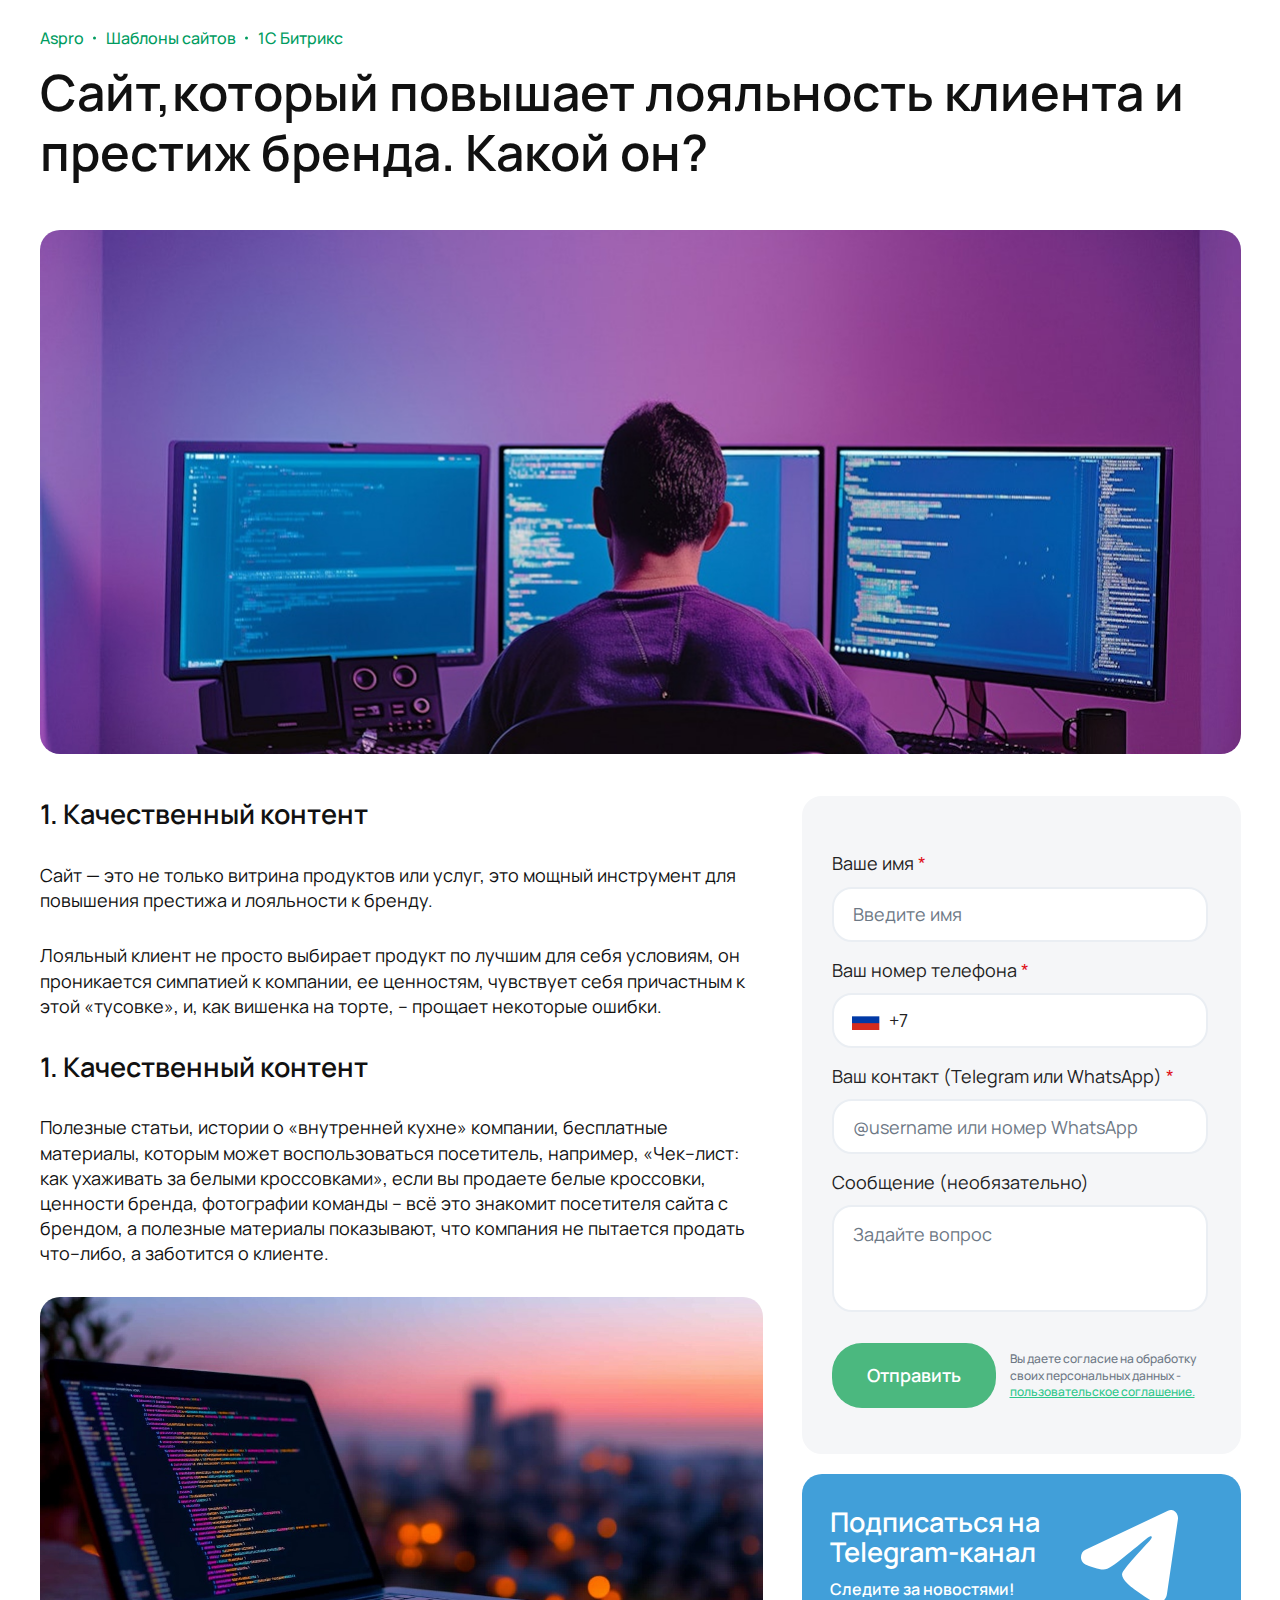
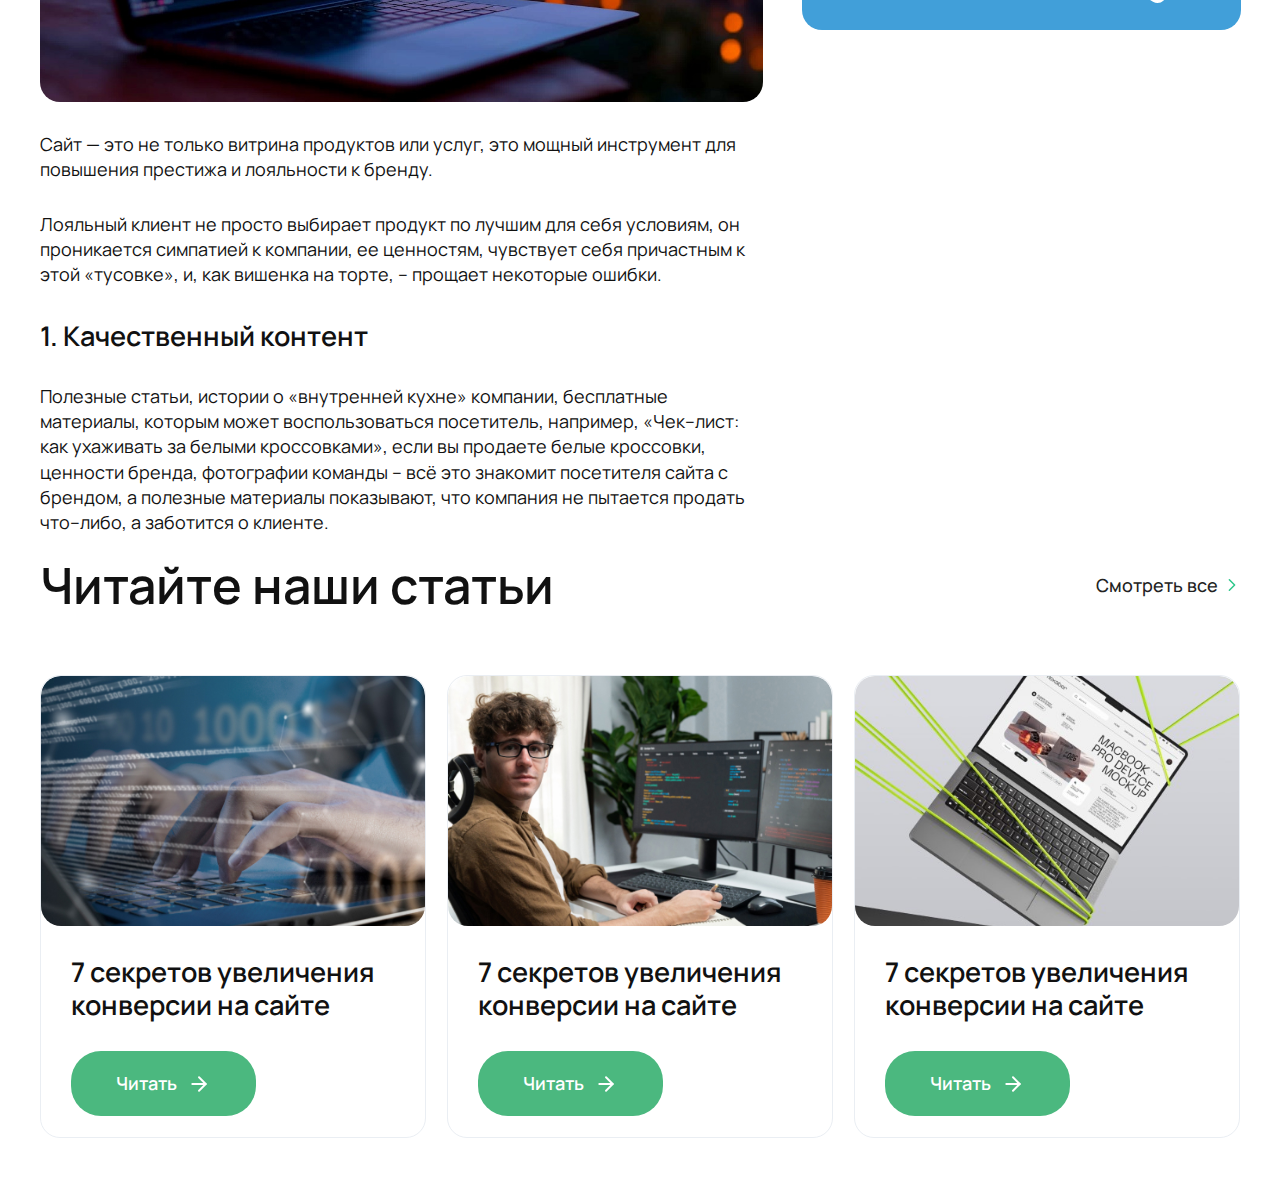
<file: article.html>
<!DOCTYPE html>
<html lang="ru">
  <head>
    <meta charset="UTF-8" />
    <meta name="viewport" content="width=device-width, initial-scale=1.0" />

    <link
      rel="preload"
      href="https://fonts.googleapis.com/css2?family=Manrope:wght@400;500;600;700&display=swap"
      as="style"
      onload="this.onload=null;this.rel='stylesheet'"
    />
    <noscript
      ><link
        rel="stylesheet"
        href="https://fonts.googleapis.com/css2?family=Manrope:wght@400;500;600;700&display=swap"
    /></noscript>

    <link rel="stylesheet" href="css/reset.css" />
    <link
      rel="preload"
      href="css/style.css"
      as="style"
      onload="this.onload=null;this.rel='stylesheet'"
    />
    <noscript><link rel="stylesheet" href="css/style.css" /></noscript>
    <title>Document</title>
  </head>
  <body class="light-theme">
    <div class="wrapper">
      <header class="header"></header>
      <main class="main">
        <section class="article">
          <div class="article__container">
            <div class="article__crumbs">
              <a href="#" class="article__crumb">Aspro</a>
              <a href="#" class="article__crumb">Шаблоны сайтов</a>
              <a href="#" class="article__crumb">1С Битрикс</a>
            </div>
            <h1 class="article__title title">
              Сайт,который повышает лояльность клиента и престиж бренда. Какой
              он?
            </h1>
            <div class="article__image">
              <img
                src="img/articlePage/main-image.jpg"
                alt="article-page-image"
              />
            </div>
            <div class="article__body">
              <div class="article__left left-article">
                <h2 class="left-article__title">1. Качественный контент</h2>
                <p class="left-article__text">
                  Сайт — это не только витрина продуктов или услуг, это мощный
                  инструмент для повышения престижа и лояльности к бренду.
                </p>
                <p class="left-article__text">
                  Лояльный клиент не просто выбирает продукт по лучшим для себя
                  условиям, он проникается симпатией к компании, ее ценностям,
                  чувствует себя причастным к этой «тусовке», и, как вишенка на
                  торте, – прощает некоторые ошибки.
                </p>
                <h2 class="left-article__title">1. Качественный контент</h2>
                <p class="left-article__text">
                  Полезные статьи, истории о «внутренней кухне» компании,
                  бесплатные материалы, которым может воспользоваться
                  посетитель, например, «Чек–лист: как ухаживать за белыми
                  кроссовками», если вы продаете белые кроссовки, ценности
                  бренда, фотографии команды – всё это знакомит посетителя сайта
                  с брендом, а полезные материалы показывают, что компания не
                  пытается продать что–либо, а заботится о клиенте.
                </p>
                <div class="left-article__image">
                  <img
                    src="img/articlePage/image-1.jpg"
                    alt="article-page-image1"
                  />
                </div>
                <p class="left-article__text">
                  Сайт — это не только витрина продуктов или услуг, это мощный
                  инструмент для повышения престижа и лояльности к бренду.
                </p>
                <p class="left-article__text">
                  Лояльный клиент не просто выбирает продукт по лучшим для себя
                  условиям, он проникается симпатией к компании, ее ценностям,
                  чувствует себя причастным к этой «тусовке», и, как вишенка на
                  торте, – прощает некоторые ошибки.
                </p>
                <h2 class="left-article__title">1. Качественный контент</h2>
                <p class="left-article__text">
                  Полезные статьи, истории о «внутренней кухне» компании,
                  бесплатные материалы, которым может воспользоваться
                  посетитель, например, «Чек–лист: как ухаживать за белыми
                  кроссовками», если вы продаете белые кроссовки, ценности
                  бренда, фотографии команды – всё это знакомит посетителя сайта
                  с брендом, а полезные материалы показывают, что компания не
                  пытается продать что–либо, а заботится о клиенте.
                </p>
              </div>
              <div class="article__right right-article">
                <div class="right-article__inner">
                  <form action="#" class="right-article__form form-article">
                    <label
                      for="article-form-name"
                      class="form-article__label --required"
                      >Ваше имя</label
                    >
                    <input
                      type="text"
                      class="form-article__input"
                      placeholder="Введите имя"
                      id="article-form-name"
                      required
                    />
                    <label
                      for="article-form-number"
                      class="form-article__label --required"
                      >Ваш номер телефона</label
                    >
                    <div class="form-article__input-body">
                      <input
                        type="text"
                        class="form-article__input"
                        value="+7"
                        id="article-form-number"
                        required
                      />
                      <img src="img/icons/flag.svg" alt="flag" />
                    </div>

                    <label
                      for="article-form-contact"
                      class="form-article__label --required"
                      >Ваш контакт (Telegram или WhatsApp)</label
                    >
                    <input
                      type="text"
                      class="form-article__input"
                      placeholder="@username или номер WhatsApp"
                      id="article-form-contact"
                      required
                    />
                    <label
                      for="article-form-question"
                      class="form-article__label"
                      >Сообщение (необязательно)</label
                    >
                    <textarea
                      id="article-form-question"
                      class="form-article__input --area"
                      placeholder="Задайте вопрос"
                    ></textarea>
                    <div class="form-article__footer">
                      <button type="submit" class="form-article__button button">
                        Отправить
                      </button>
                      <p class="form-article__agree">
                        Вы даете согласие на обработку своих персональных данных
                        -
                        <a href="#">пользовательское соглашение.</a>
                      </p>
                    </div>
                  </form>
                  <a href="#" class="right-article__telegram telegram-article">
                    <div class="telegram-article__texts">
                      <p class="telegram-article__title">
                        Подписаться на Telegram-канал
                      </p>
                      <p class="telegram-article__text">
                        Следите за новостями!
                      </p>
                    </div>
                    <img
                      src="img/icons/telegram.svg"
                      alt=""
                      class="telegram-article__image"
                    />
                  </a>
                </div>
              </div>
            </div>
          </div>
        </section>
        <section class="articles --page-article">
          <div class="articles__container">
            <div class="articles__header">
              <h1 class="articles__title title">Читайте наши статьи</h1>
              <a href="#" class="articles__watch-all"
                >Смотреть все
                <svg
                  width="8"
                  height="12"
                  viewBox="0 0 8 12"
                  fill="none"
                  xmlns="http://www.w3.org/2000/svg"
                >
                  <path
                    d="M1.375 0.75L6.625 6L1.375 11.25"
                    stroke="#2CC78A"
                    stroke-width="1.5"
                    stroke-linecap="round"
                    stroke-linejoin="round"
                  />
                </svg>
              </a>
            </div>
            <div class="articles__blocks">
              <div class="articles__block block-articles">
                <div class="block-articles__image">
                  <img
                    loading="lazy"
                    src="img/articles/image-1.webp"
                    alt="article-image"
                  />
                </div>
                <div class="block-articles__body">
                  <h4 class="block-articles__title">
                    7 секретов увеличения конверсии на сайте
                  </h4>
                  <a href="" class="block-articles__button button"
                    >Читать
                    <svg
                      class="button__arrow"
                      width="24"
                      height="25"
                      viewBox="0 0 24 25"
                      fill="none"
                      xmlns="http://www.w3.org/2000/svg"
                    >
                      <path
                        d="M5 12.5H19"
                        stroke="white"
                        stroke-width="2"
                        stroke-linecap="round"
                        stroke-linejoin="round"
                      />
                      <path
                        d="M12 5.5L19 12.5L12 19.5"
                        stroke="white"
                        stroke-width="2"
                        stroke-linecap="round"
                        stroke-linejoin="round"
                      />
                    </svg>
                  </a>
                </div>
              </div>
              <div class="articles__block block-articles">
                <div class="block-articles__image">
                  <img
                    loading="lazy"
                    src="img/articles/image-2.webp"
                    alt="article-image"
                  />
                </div>
                <div class="block-articles__body">
                  <h4 class="block-articles__title">
                    7 секретов увеличения конверсии на сайте
                  </h4>
                  <a href="" class="block-articles__button button"
                    >Читать
                    <svg
                      class="button__arrow"
                      width="24"
                      height="25"
                      viewBox="0 0 24 25"
                      fill="none"
                      xmlns="http://www.w3.org/2000/svg"
                    >
                      <path
                        d="M5 12.5H19"
                        stroke="white"
                        stroke-width="2"
                        stroke-linecap="round"
                        stroke-linejoin="round"
                      />
                      <path
                        d="M12 5.5L19 12.5L12 19.5"
                        stroke="white"
                        stroke-width="2"
                        stroke-linecap="round"
                        stroke-linejoin="round"
                      />
                    </svg>
                  </a>
                </div>
              </div>
              <div class="articles__block block-articles">
                <div class="block-articles__image">
                  <img
                    loading="lazy"
                    src="img/articles/image-3.webp"
                    alt="article-image"
                  />
                </div>
                <div class="block-articles__body">
                  <h4 class="block-articles__title">
                    7 секретов увеличения конверсии на сайте
                  </h4>
                  <a href="" class="block-articles__button button"
                    >Читать
                    <svg
                      class="button__arrow"
                      width="24"
                      height="25"
                      viewBox="0 0 24 25"
                      fill="none"
                      xmlns="http://www.w3.org/2000/svg"
                    >
                      <path
                        d="M5 12.5H19"
                        stroke="white"
                        stroke-width="2"
                        stroke-linecap="round"
                        stroke-linejoin="round"
                      />
                      <path
                        d="M12 5.5L19 12.5L12 19.5"
                        stroke="white"
                        stroke-width="2"
                        stroke-linecap="round"
                        stroke-linejoin="round"
                      />
                    </svg>
                  </a>
                </div>
              </div>
            </div>
          </div>
        </section>
      </main>
      <footer class="footer"></footer>
    </div>

    <script src="js/script.js"></script>
  </body>
</html>
</file>
<file: css/style.css>
@charset "UTF-8";
/*======================================================
====================ШРИФТЫ==============================
======================================================*/
@font-face {
  font-family: "TinkoffSans-Medium";
  src: url("../fonts/TinkoffSans-Medium.woff2") format("woff2"), url("../fonts/TinkoffSans-Medium.woff") format("woff");
}
@font-face {
  font-family: "neueRegular";
  src: url("../fonts/neuehaasunicaw1g-regular.woff") format("woff");
}
/*======================================================
============ПЕРЕМЕННЫЕ ЦВЕТА============================
======================================================*/
.empty {
  height: 130px;
}
@media (max-width: 1231px) {
  .empty {
    height: 100px;
  }
}
@media (max-width: 1023px) {
  .empty {
    height: 80px;
  }
}
@media (max-width: 799px) {
  .empty {
    height: 60px;
  }
}
@media (max-width: 607px) {
  .empty {
    height: 40px;
  }
}

body.light-theme {
  --text-color: #202028;
  --bg-color-main: #fff;
  --button-color: #fff;
  --button-bg-color: #4bb87f;
  --button-arrow-color: #fff;
  --title-color: #111;
  --button-2-color: #009c5f;
  --button-2-grey-color: #ebedf0;
  --button-2-grey-text-color: #222222;
  --grey-color: #6d7885;
  --step-color: #f5f6f8;
  --step-text-color: #6d7885;
  --bg-color-2: #f5f6f8;
  --icon-bg-color: #f5f6f8;
  --button-shadow: 44, 199, 138;
  --contrast-color: #000;
  --contrast-reverse-color: #fff;
  --credit-color: #333;
  --credit-2-color: #757575;
  --articles-button: #2cc78a;
  --article-block-bg-color: #fff;
  --article-block-stroke-color: #eaeef3;
  --input-bg-color: #fff;
  --red-color: #df1018;
  --telegram: #419fd9;
  --article-text-color: #111;
  --article-border-color-1: #f5f6f8;
  --article-border-color-2: #eaeef3;
  --article-input-bg-color: #fff;
}

body.dark-theme {
  --text-color: #fff;
  --bg-color-main: #141414;
  --button-color: #111;
  --button-bg-color: #4bb87f;
  --button-arrow-color: #111;
  --title-color: #fff;
  --button-2-color: #009c5f;
  --button-2-grey-color: #262626;
  --button-2-grey-text-color: #fff;
  --grey-color: #6d7885;
  --step-color: #5c5c5c;
  --step-text-color: #a3a4a5;
  --bg-color-2: #1a1a1a;
  --icon-bg-color: #262626;
  --button-shadow: 44, 199, 138;
  --contrast-color: #fff;
  --contrast-reverse-color: #000;
  --credit-color: #ddd;
  --credit-2-color: #a3a4a5;
  --articles-button: #2cc78a;
  --article-block-bg-color: #1a1a1a;
  --article-block-stroke-color: #292929;
  --input-bg-color: #292929;
  --red-color: #df1018;
  --telegram: #419fd9;
  --article-text-color: #afafaf;
  --article-border-color-1: #292929;
  --article-input-bg-color: #1a1a1a;
}

/*======================================================
==================ОБЩИЕ СТИЛИ===========================
======================================================*/
body {
  min-height: 100vh;
  font-family: "Manrope", sans-serif;
  font-size: 27px;
  font-weight: 500;
  line-height: 135%;
  color: var(--text-color);
  background-color: var(--bg-color-main);
  transition: all 0.3s ease;
}
@media (max-width: 1231px) {
  body {
    font-size: 24px;
  }
}
@media (max-width: 1023px) {
  body {
    font-size: 20px;
  }
}
@media (max-width: 799px) {
  body {
    font-size: 18px;
  }
}
body span {
  font-weight: 600;
}

.wrapper {
  display: flex;
  flex-direction: column;
  min-height: 100%;
}

.main {
  flex: 1 1 auto;
}

div[class*=__container] {
  max-width: 1231px;
  margin: 0 auto;
  padding: 0px 15px;
}
@media (max-width: 1231px) {
  div[class*=__container] {
    max-width: 1023px;
  }
}
@media (max-width: 1023px) {
  div[class*=__container] {
    max-width: 799px;
  }
}
@media (max-width: 799px) {
  div[class*=__container] {
    max-width: 607px;
  }
}
@media (max-width: 607px) {
  div[class*=__container] {
    max-width: none;
  }
}

.button {
  display: inline-flex;
  align-items: center;
  text-align: start;
  justify-content: center;
  height: 65px;
  padding: 0 35px;
  border-radius: 30px;
  font-size: 18px;
  list-style: 177.7777777778%;
  font-weight: 600;
  line-height: 120%;
  color: var(--button-color);
  background-color: #4bb87f;
  transition: all 0.3s ease;
}
@media (max-width: 1231px) {
  .button {
    height: 55px;
    padding: 0 20px;
    font-size: 16px;
  }
}
@media (max-width: 1023px) {
  .button {
    height: 45px;
    padding: 0 15px;
    font-size: 14px;
  }
}
.button__arrow {
  min-width: 24px;
  min-height: 24px;
  width: 24px;
  height: 24px;
  margin-left: 10px;
  transition: all 0.3s ease;
}
@media (max-width: 1231px) {
  .button__arrow {
    min-width: 22px;
    min-height: 22px;
    width: 22px;
    height: 22px;
    margin-left: 8px;
  }
}
.button__arrow path {
  stroke: var(--button-arrow-color);
  transition: all 0.3s ease;
}
@media (min-width: 1024px) {
  .button:hover {
    transform: scale(0.95);
    filter: brightness(95%);
  }
}

.title {
  font-size: 50px;
  font-weight: 600;
  color: var(--title-color);
  line-height: 120%;
}
@media (max-width: 1231px) {
  .title {
    font-size: 40px;
  }
}
@media (max-width: 1023px) {
  .title {
    font-size: 32px;
  }
}
@media (max-width: 799px) {
  .title {
    font-size: 28px;
  }
}
@media (max-width: 607px) {
  .title {
    font-size: 22px;
  }
}

.button-2 {
  font-size: 18px;
  font-weight: 600;
  line-height: 120%;
  color: var(--button-2-color);
  display: inline-flex;
  align-items: center;
  transition: all 0.3s ease;
}
@media (max-width: 1231px) {
  .button-2 {
    font-size: 16px;
  }
}
@media (max-width: 1023px) {
  .button-2 {
    font-size: 14px;
  }
}
.button-2__arrow {
  width: 24px;
  height: 24px;
  margin-left: 5px;
}
@media (max-width: 1231px) {
  .button-2__arrow {
    width: 20px;
    height: 20px;
    margin-left: 3px;
  }
}
@media (max-width: 1023px) {
  .button-2__arrow {
    width: 16px;
    height: 16px;
  }
}
@media (max-width: 607px) {
  .button-2__arrow {
    width: 12px;
    height: 12px;
  }
}
.button-2__arrow path {
  stroke: var(--button-2-color);
}
@media (min-width: 1024px) {
  .button-2:hover {
    filter: brightness(70%);
  }
}

.grey-text {
  font-size: 18px;
  color: var(--step-text-color);
  line-height: 135%;
  font-weight: 400;
}
@media (max-width: 1231px) {
  .grey-text {
    font-size: 16px;
  }
}
@media (max-width: 1023px) {
  .grey-text {
    font-size: 14px;
  }
}
/*======================================================
==================MAIN INFO===========================
======================================================*/
.main-info {
  border-radius: 0px 0px 50px 50px;
  overflow-x: hidden;
  position: relative;
  background-color: var(--bg-color-main);
}
@media (max-width: 1231px) {
  .main-info {
    border-radius: 0px 0px 30px 30px;
  }
}
@media (max-width: 799px) {
  .main-info {
    border-radius: 0px;
  }
}
.main-info *:not(.main-info__swiper, .main-info__inner, .main-info__swiper-pagination) {
  position: relative;
  z-index: 1;
}
.main-info::before {
  content: "";
  position: absolute;
  z-index: -1;
  top: 0;
  left: 0;
  right: 0;
  bottom: 0;
  width: 100%;
  height: 100%;
  background-color: var(--bg-color-2);
}
.main-info__container {
  padding: 97.5px 15px 70px !important;
  position: relative;
}
@media (max-width: 1231px) {
  .main-info__container {
    padding: 80px 15px 50px !important;
  }
}
@media (max-width: 1023px) {
  .main-info__container {
    padding: 60px 15px 40px !important;
  }
}
@media (max-width: 799px) {
  .main-info__container {
    padding: 40px 15px 40px !important;
  }
}
@media (max-width: 607px) {
  .main-info__container {
    padding: 35px 15px !important;
  }
}
.main-info__inner {
  display: flex;
  flex-direction: column;
  gap: 40px;
  max-width: 588px;
}
@media (max-width: 1231px) {
  .main-info__inner {
    max-width: 501px;
    gap: 30px;
  }
}
@media (max-width: 1023px) {
  .main-info__inner {
    gap: 25.6px;
    max-width: 380px;
  }
}
@media (max-width: 799px) {
  .main-info__inner {
    max-width: none;
  }
}
.main-info__text {
  font-size: 20px;
  line-height: 135%;
}
@media (max-width: 1231px) {
  .main-info__text {
    font-size: 18px;
  }
}
@media (max-width: 1023px) {
  .main-info__text {
    font-size: 16px;
  }
}
@media (max-width: 799px) {
  .main-info__text {
    font-size: 14px;
  }
}
.main-info__swiper {
  position: absolute;
  z-index: 0;
  top: -15px;
  right: -162px;
  width: 895.39px;
  height: 597px;
}
@media (max-width: 1231px) {
  .main-info__swiper {
    top: -32px;
    height: 500px;
    width: 770px;
  }
}
@media (max-width: 1023px) {
  .main-info__swiper {
    height: 400px;
    width: 640px;
  }
}
@media (max-width: 799px) {
  .main-info__swiper {
    height: 435px;
    width: 660px;
    top: 180px;
    right: 0;
    left: 0;
  }
}
@media (max-width: 607px) {
  .main-info__swiper {
    height: 105vw;
    width: 158vw;
    top: 120px;
    max-height: 435px;
    max-width: 660px;
    left: -28vw;
    right: -28vw;
  }
}
@media (max-width: 537px) {
  .main-info__swiper {
    top: 170px;
  }
}
@media (max-width: 370px) {
  .main-info__swiper {
    top: 200px;
  }
}
.main-info__swiper-slide img {
  height: 100%;
}
.main-info__swiper-pagination {
  bottom: 20px !important;
}
.main-info__swiper-pagination .swiper-pagination-bullet {
  width: 12.88px;
  height: 12.88px;
  margin: 0px 2.5px !important;
  background-color: #ececec;
  opacity: 1;
}
@media (max-width: 1231px) {
  .main-info__swiper-pagination .swiper-pagination-bullet {
    width: 10px;
    height: 10px;
    margin: 0px 2px !important;
  }
}
@media (max-width: 1023px) {
  .main-info__swiper-pagination .swiper-pagination-bullet {
    width: 8px;
    height: 8px;
    margin: 0px 1.5px !important;
  }
}
.main-info__swiper-pagination .swiper-pagination-bullet-active {
  background-color: var(--button-bg-color);
}
.contact-info {
  display: flex;
  align-items: center;
  gap: 31px;
}
@media (max-width: 1231px) {
  .contact-info {
    gap: 25px;
  }
}
@media (max-width: 1023px) {
  .contact-info {
    gap: 19px;
  }
}
@media (max-width: 607px) {
  .contact-info {
    flex-direction: column;
    align-items: flex-start;
  }
}
.contact-info__button {
  min-width: 273px;
}
@media (max-width: 1231px) {
  .contact-info__button {
    min-width: 240px;
  }
}
@media (max-width: 1023px) {
  .contact-info__button {
    min-width: 180px;
  }
}
@media (min-width: 1024px) {
  .contact-info__button:hover .button__arrow {
    transform: translateX(10px);
  }
}
.contact-info__text {
  display: flex;
  flex-direction: column;
  justify-content: center;
  gap: 5px;
}
@media (max-width: 1231px) {
  .contact-info__text {
    gap: 3px;
  }
}
@media (max-width: 1023px) {
  .contact-info__text {
    gap: 0px;
  }
}
@keyframes green-round {
  0% {
    opacity: 1;
  }
  50% {
    opacity: 0;
  }
  100% {
    opacity: 1;
  }
}
.contact-info__text-title {
  font-size: 16px;
  line-height: 135%;
  color: var(--title-color);
  position: relative;
  padding-left: 17px;
}
@media (max-width: 1231px) {
  .contact-info__text-title {
    font-size: 13px;
    padding-left: 13px;
  }
}
.contact-info__text-title::before {
  content: "";
  position: absolute;
  top: 50%;
  transform: translateY(-50%);
  left: 0;
  width: 12px;
  height: 12px;
  border-radius: 50%;
  background-color: #32c24c;
  animation: green-round 1s ease infinite;
}
@media (max-width: 1231px) {
  .contact-info__text-title::before {
    width: 8px;
    height: 8px;
  }
}
.contact-info__text-under {
  font-size: 13px;
  line-height: 135%;
  color: var(--grey-color);
}
@media (max-width: 1231px) {
  .contact-info__text-under {
    font-size: 10px;
  }
}

/*======================================================
=====================SERVICES===========================
======================================================*/
.services {
  padding: 130px 0;
  background-color: var(--bg-color-2);
}
@media (max-width: 1231px) {
  .services {
    padding: 100px 0;
  }
}
@media (max-width: 1023px) {
  .services {
    padding: 80px 0;
  }
}
@media (max-width: 799px) {
  .services {
    padding: 60px 0;
  }
}
@media (max-width: 607px) {
  .services {
    padding: 40px 0;
  }
}
.services__texts {
  max-width: 800px;
}
@media (max-width: 1231px) {
  .services__texts {
    max-width: 610px;
  }
}
@media (max-width: 1023px) {
  .services__texts {
    max-width: 480px;
  }
}
@media (max-width: 799px) {
  .services__texts {
    max-width: none;
  }
}
.services__title {
  margin-bottom: 20px;
}
@media (max-width: 1231px) {
  .services__title {
    margin-bottom: 16px;
  }
}
@media (max-width: 1023px) {
  .services__title {
    margin-bottom: 12px;
  }
}
@media (max-width: 799px) {
  .services__title {
    margin-bottom: 8px;
  }
}
.services__text {
  margin-bottom: 23px;
}
@media (max-width: 1231px) {
  .services__text {
    margin-bottom: 20px;
  }
}
@media (max-width: 1023px) {
  .services__text {
    margin-bottom: 16px;
  }
}
@media (max-width: 799px) {
  .services__text {
    margin-bottom: 12px;
  }
}
.services__blocks {
  display: grid;
  grid-template-columns: repeat(3, 1fr);
  gap: 21px;
}
@media (max-width: 1231px) {
  .services__blocks {
    gap: 18px;
  }
}
@media (max-width: 1023px) {
  .services__blocks {
    gap: 14px;
  }
}
@media (max-width: 799px) {
  .services__blocks {
    grid-template-columns: repeat(2, 1fr);
  }
}
@media (max-width: 607px) {
  .services__blocks {
    display: flex;
    overflow-x: auto;
    scrollbar-color: transparent;
  }
  .services__blocks::-webkit-scrollbar {
    display: none;
  }
}
.block-services {
  border-radius: 30px;
  padding: 35px 25px;
  background-color: var(--bg-color-main);
  display: flex;
  flex-direction: column;
  min-height: 386px;
  transition: all 0.3s ease;
}
@media (max-width: 1231px) {
  .block-services {
    border-radius: 20px;
    padding: 25px 20px;
    min-height: 340px;
  }
}
@media (max-width: 1023px) {
  .block-services {
    border-radius: 15px;
    padding: 20px 15px;
    min-height: 270px;
  }
}
@media (max-width: 607px) {
  .block-services {
    min-width: 250px;
  }
}
@media (min-width: 1024px) {
  .block-services:hover {
    transform: scale(0.95);
    filter: brightness(93%);
  }
  .block-services:hover .block-services__image {
    background-color: var(--button-2-color);
  }
  .block-services:hover .block-services__image svg > path {
    stroke: var(--contrast-reverse-color);
  }
}
.block-services__image {
  width: 60px;
  height: 60px;
  border-radius: 10px;
  background-color: var(--icon-bg-color);
  display: flex;
  align-items: center;
  justify-content: center;
  margin-bottom: 20px;
  transition: all 0.3s ease;
}
@media (max-width: 1231px) {
  .block-services__image {
    width: 50px;
    height: 50px;
    border-radius: 8px;
    margin-bottom: 15px;
  }
}
@media (max-width: 1023px) {
  .block-services__image {
    width: 40px;
    height: 40px;
    border-radius: 6px;
    margin-bottom: 10px;
  }
}
.block-services__image svg {
  width: 50%;
}
.block-services__image svg path {
  stroke: var(--contrast-color);
  transition: all 0.3s ease;
}
.block-services__title {
  font-weight: 600;
  line-height: 120%;
  margin-bottom: 20px;
}
@media (max-width: 1231px) {
  .block-services__title {
    margin-bottom: 15px;
  }
}
@media (max-width: 1023px) {
  .block-services__title {
    margin-bottom: 10px;
  }
}
.block-services__text {
  margin-bottom: auto;
  font-weight: 500;
  padding-bottom: 10px;
}
.block-services__button.button-2 {
  padding: 5px 0;
}
.block-services__button.button {
  max-width: -moz-fit-content;
  max-width: fit-content;
  min-width: 239px;
  box-shadow: 0px 4px 15px rgba(var(--button-shadow), 0.25);
  position: relative;
  margin-bottom: -8px;
}
@media (max-width: 1231px) {
  .block-services__button.button {
    min-width: 200px;
    margin-bottom: -4px;
  }
}
@media (max-width: 1023px) {
  .block-services__button.button {
    min-width: 160px;
    margin-bottom: 0;
    margin-top: 10px;
  }
}
/*======================================================
=====================STEPS=============================
======================================================*/
.steps {
  padding: 130px 0;
}
@media (max-width: 1231px) {
  .steps {
    padding: 100px 0;
  }
}
@media (max-width: 1023px) {
  .steps {
    padding: 80px 0;
  }
}
@media (max-width: 799px) {
  .steps {
    padding: 60px 0;
  }
}
@media (max-width: 607px) {
  .steps {
    padding: 40px 0;
  }
}
.steps__container {
  display: flex;
  gap: 67px;
  height: 100%;
  position: relative;
}
@media (max-width: 1231px) {
  .steps__container {
    gap: 40px;
  }
}
@media (max-width: 1023px) {
  .steps__container {
    gap: 30px;
  }
}
@media (max-width: 799px) {
  .steps__container {
    flex-direction: column;
  }
}
@media (max-width: 607px) {
  .steps__container {
    gap: 20px;
  }
}
.steps__texts {
  display: flex;
  flex-direction: column;
  gap: 40px;
  flex: 1 0 430px;
  height: -moz-fit-content;
  height: fit-content;
  position: sticky;
  top: 20px;
}
@media (max-width: 1231px) {
  .steps__texts {
    gap: 20px;
    flex: 1 0 400px;
  }
}
@media (max-width: 1023px) {
  .steps__texts {
    gap: 10px;
    flex: 1 0 330px;
  }
}
@media (max-width: 799px) {
  .steps__texts {
    position: relative;
    margin-bottom: 10px;
    gap: 5px;
    flex: 1 0 0;
    position: static;
  }
}
.steps__blocks {
  display: flex;
  flex-direction: column;
  gap: 40px;
  list-style: none;
  counter-reset: step 0;
}
@media (max-width: 1231px) {
  .steps__blocks {
    gap: 30px;
  }
}
@media (max-width: 1023px) {
  .steps__blocks {
    gap: 20px;
  }
}
@media (max-width: 799px) {
  .steps__blocks {
    gap: 15px;
  }
}
@media (max-width: 607px) {
  .steps__blocks {
    gap: 10px;
  }
}
.block-step {
  overflow: hidden;
  padding: 40px 58px;
  border-radius: 20px 0px 0px 20px;
  background-color: var(--step-color);
  min-height: 386px;
  counter-increment: step 1;
  position: relative;
  width: calc(50vw + 103px);
}
@media (max-width: 1231px) {
  .block-step {
    padding: 30px 40px;
    min-height: 0px;
    width: calc(50vw + 55px);
  }
}
@media (max-width: 1023px) {
  .block-step {
    padding: 20px 30px;
    width: calc(50vw + 24px);
  }
}
@media (max-width: 799px) {
  .block-step {
    padding: 20px;
    width: 100%;
    border-radius: 10px;
  }
}
@media (max-width: 607px) {
  .block-step {
    padding: 15px;
  }
}
.block-step:not(:nth-child(2)) .block-step__image {
  top: 51%;
  transform: translateY(-50%);
}
@media (max-width: 1231px) {
  .block-step:not(:nth-child(2)) .block-step__image {
    transform: translateY(-50%) scale(0.8);
  }
}
@media (max-width: 1023px) {
  .block-step:not(:nth-child(2)) .block-step__image {
    transform: translateY(-50%) scale(0.5);
  }
}
@media (max-width: 799px) {
  .block-step:not(:nth-child(2)) .block-step__image {
    transform: translateY(-50%);
    height: 80%;
  }
}
@media (max-width: 607px) {
  .block-step:not(:nth-child(2)) .block-step__image {
    display: none;
  }
}
.block-step:last-child .block-step__image {
  right: 35.76px;
}
@media (max-width: 1231px) {
  .block-step:last-child .block-step__image {
    right: 15px;
  }
}
@media (max-width: 1023px) {
  .block-step:last-child .block-step__image {
    right: -20px;
  }
}
@media (max-width: 799px) {
  .block-step:last-child .block-step__image {
    right: 15px;
  }
}
.block-step:nth-child(2) .block-step__image {
  bottom: 0;
}
@media (max-width: 1231px) {
  .block-step:nth-child(2) .block-step__image {
    transform: scale(0.8);
    bottom: -37px;
  }
}
@media (max-width: 1023px) {
  .block-step:nth-child(2) .block-step__image {
    transform: scale(0.5);
    bottom: -92px;
  }
}
@media (max-width: 799px) {
  .block-step:nth-child(2) .block-step__image {
    transform: scale(1);
    height: 80%;
    bottom: 0;
  }
}
@media (max-width: 607px) {
  .block-step:nth-child(2) .block-step__image {
    display: none;
  }
}
.block-step__num {
  font-size: 50px;
  font-weight: 700;
  color: var(--button-bg-color);
  line-height: 120%;
  margin-bottom: 56px;
}
.block-step__num::before {
  content: counter(step);
}
@media (max-width: 1231px) {
  .block-step__num {
    font-size: 40px;
    margin-bottom: 30px;
  }
}
@media (max-width: 1023px) {
  .block-step__num {
    font-size: 30px;
    margin-bottom: 15px;
  }
}
@media (max-width: 799px) {
  .block-step__num {
    font-size: 25px;
    margin-bottom: 10px;
  }
}
@media (max-width: 607px) {
  .block-step__num {
    font-size: 23px;
  }
}
.block-step__texts {
  max-width: 455px;
}
@media (max-width: 1231px) {
  .block-step__texts {
    max-width: 300px;
  }
}
@media (max-width: 1023px) {
  .block-step__texts {
    max-width: 260px;
  }
}
@media (max-width: 799px) {
  .block-step__texts {
    max-width: 320px;
  }
}
@media (max-width: 607px) {
  .block-step__texts {
    max-width: 420px;
  }
}
.block-step__title {
  font-weight: 600;
  color: var(--title-color);
  line-height: 120%;
  margin-bottom: 20px;
}
@media (max-width: 1231px) {
  .block-step__title {
    margin-bottom: 15px;
  }
}
@media (max-width: 1023px) {
  .block-step__title {
    margin-bottom: 10px;
  }
}
.block-step__text {
  font-weight: 500;
}
.block-step__image {
  position: absolute;
  right: 0;
}
@media (max-width: 1231px) {
  .block-step__image {
    right: -30px;
  }
}
@media (max-width: 1023px) {
  .block-step__image {
    right: -75px;
  }
}
@media (max-width: 799px) {
  .block-step__image {
    right: 0;
  }
}
/*======================================================
=====================EXAMPLES===========================
======================================================*/
.examples {
  overflow: hidden;
}
.examples__container {
  position: relative;
}
.examples__texts {
  margin-bottom: 60.05px;
  max-width: 711px;
}
@media (max-width: 1231px) {
  .examples__texts {
    max-width: 650px;
    margin-bottom: 50px;
  }
}
@media (max-width: 1023px) {
  .examples__texts {
    max-width: 500px;
    margin-bottom: 40px;
  }
}
@media (max-width: 799px) {
  .examples__texts {
    max-width: 440px;
    margin-bottom: 30px;
  }
}
@media (max-width: 607px) {
  .examples__texts {
    max-width: 360px;
    margin-bottom: 20px;
  }
}
.examples__title {
  display: inline-block;
  margin-bottom: 26.95px;
  position: relative;
  padding-right: 66.95px;
  max-width: 711px;
  z-index: 2;
}
@media (max-width: 1231px) {
  .examples__title {
    padding-right: 55px;
    margin-bottom: 20px;
  }
}
@media (max-width: 1023px) {
  .examples__title {
    padding-right: 45px;
    margin-bottom: 15px;
  }
}
@media (max-width: 799px) {
  .examples__title {
    padding-right: 35px;
    margin-bottom: 10px;
  }
}
@media (max-width: 607px) {
  .examples__title {
    padding-right: 30px;
    margin-bottom: 5px;
  }
}
.examples__title svg {
  position: absolute;
  top: 55%;
  right: 10px;
  transform: translateY(-50%) rotate(50deg);
  width: 47.52px;
  height: 47.52px;
}
@media (max-width: 1231px) {
  .examples__title svg {
    width: 40px;
    height: 40px;
  }
}
@media (max-width: 1023px) {
  .examples__title svg {
    width: 32px;
    height: 32px;
  }
}
@media (max-width: 799px) {
  .examples__title svg {
    width: 24px;
    height: 24px;
  }
}
@media (max-width: 607px) {
  .examples__title svg {
    width: 18px;
    height: 18px;
  }
}
.examples__title svg path {
  stroke: var(--button-bg-color);
}
.examples__swiper {
  overflow: visible !important;
}
.examples__swiper-wrapper {
  position: relative;
}
.examples__swiper-pagination {
  position: absolute;
  z-index: 1;
  top: 14.5px !important;
  left: -12px !important;
  text-align: right;
  height: -moz-fit-content;
  height: fit-content;
}
@media (max-width: 1231px) {
  .examples__swiper-pagination {
    left: -15px !important;
  }
}
@media (max-width: 1023px) {
  .examples__swiper-pagination {
    left: -10px !important;
  }
}
@media (max-width: 799px) {
  .examples__swiper-pagination {
    left: -5px !important;
  }
}
.examples__swiper-pagination .swiper-pagination-bullet {
  width: 12.88px;
  height: 12.88px;
  margin: 0px 2.5px !important;
  background-color: #ececec;
  opacity: 1;
}
@media (max-width: 1231px) {
  .examples__swiper-pagination .swiper-pagination-bullet {
    width: 10px;
    height: 10px;
    margin: 0 2px !important;
  }
}
@media (max-width: 1023px) {
  .examples__swiper-pagination .swiper-pagination-bullet {
    width: 9px;
    height: 9px;
    margin: 0 1.5px !important;
  }
}
@media (max-width: 799px) {
  .examples__swiper-pagination .swiper-pagination-bullet {
    width: 7px;
    height: 7px;
    margin: 0 1px !important;
  }
}
@media (max-width: 607px) {
  .examples__swiper-pagination .swiper-pagination-bullet {
    display: none;
  }
}
.examples__swiper-pagination .swiper-pagination-bullet-active {
  background-color: var(--button-bg-color);
}
.examples__swiper-button-prev {
  right: -15px;
  top: 360px;
  width: 60px;
  height: 60px;
  border-radius: 50%;
  background-color: var(--button-bg-color);
  color: #fff;
}
.examples__swiper-button-prev::after {
  font-size: 17.5px;
}
@media (max-width: 1231px) {
  .examples__swiper-button-prev::after {
    font-size: 15px;
  }
}
@media (max-width: 1023px) {
  .examples__swiper-button-prev::after {
    font-size: 14px;
  }
}
.examples__swiper-button-prev.swiper-button-disabled {
  display: none;
}
@media (max-width: 1231px) {
  .examples__swiper-button-prev {
    width: 55px;
    height: 55px;
    top: 300px;
    right: -10px;
  }
}
@media (max-width: 1023px) {
  .examples__swiper-button-prev {
    display: none;
  }
}
.examples__swiper-button-next {
  left: -15px;
  top: 360px;
  width: 60px;
  height: 60px;
  border-radius: 50%;
  background-color: var(--button-bg-color);
  transform: rotate(180deg);
  color: #fff;
}
.examples__swiper-button-next::after {
  font-size: 17.5px;
}
@media (max-width: 1231px) {
  .examples__swiper-button-next::after {
    font-size: 15px;
  }
}
@media (max-width: 1023px) {
  .examples__swiper-button-next::after {
    font-size: 14px;
  }
}
.examples__swiper-button-next.swiper-button-disabled {
  display: none;
}
@media (max-width: 1231px) {
  .examples__swiper-button-next {
    width: 55px;
    height: 55px;
    top: 300px;
    left: -10px;
  }
}
@media (max-width: 1023px) {
  .examples__swiper-button-next {
    display: none;
  }
}
.examples__buttons {
  display: flex;
  justify-content: center;
  align-items: center;
  gap: 23px;
}
@media (max-width: 1231px) {
  .examples__buttons {
    gap: 18px;
  }
}
@media (max-width: 1023px) {
  .examples__buttons {
    gap: 12px;
  }
}
@media (max-width: 799px) {
  .examples__buttons {
    gap: 8px;
  }
}
.examples__button {
  margin-top: 60px;
  line-height: 100%;
}
@media (min-width: 1024px) {
  .examples__button:hover {
    transform: none;
    filter: none;
  }
}
@media (max-width: 1231px) {
  .examples__button {
    margin-top: 50px;
  }
}
@media (max-width: 1023px) {
  .examples__button {
    margin-top: 40px;
  }
}
@media (max-width: 799px) {
  .examples__button {
    margin-top: 30px;
  }
}
.examples__button:nth-child(1)._grey {
  background-color: var(--button-2-grey-color);
  color: var(--button-2-grey-text-color);
}
.examples__button:nth-child(2) {
  background-color: var(--button-2-grey-color);
  color: var(--button-2-grey-text-color);
  padding: 0px 22px;
}
@media (max-width: 607px) {
  .examples__button:nth-child(2) {
    padding: 0 15px;
  }
}
@media (min-width: 1024px) {
  .examples__button:nth-child(2):hover {
    background-color: var(--button-bg-color);
    color: var(--button-color);
  }
  .examples__button:nth-child(2):hover .button__arrow {
    transform: none;
  }
  .examples__button:nth-child(2):hover svg > path {
    stroke: var(--button-color);
  }
}
.examples__button:nth-child(2) svg {
  margin-left: 13px;
}
.examples__button:nth-child(2) svg path {
  stroke: var(--button-2-grey-text-color);
}
@media (max-width: 1231px) {
  .examples__button:nth-child(2) svg {
    margin-left: 8px;
  }
}
@media (max-width: 1023px) {
  .examples__button:nth-child(2) svg {
    margin-left: 4px;
  }
}
@media (max-width: 607px) {
  .examples__button:nth-child(2) svg {
    min-width: 14px;
    min-height: 15px;
    width: 14px;
    height: 15px;
    margin-left: 2px;
  }
}

.slide-example {
  display: flex;
  flex-direction: column;
  width: 386px;
  gap: 20px;
}
@media (max-width: 1231px) {
  .slide-example {
    gap: 15px;
  }
}
@media (max-width: 1023px) {
  .slide-example {
    gap: 10px;
  }
}
@media (max-width: 799px) {
  .slide-example {
    gap: 8px;
  }
}
@media (max-width: 607px) {
  .slide-example {
    gap: 6px;
  }
}
@media (min-width: 1024px) {
  .slide-example:hover .slide-example__image img {
    transform: scale(1.1);
  }
}
.slide-example__image {
  height: 371px;
  border-radius: 30px;
  overflow: hidden;
  position: relative;
}
@media (max-width: 1231px) {
  .slide-example__image {
    height: 330px;
    border-radius: 25px;
  }
}
@media (max-width: 1023px) {
  .slide-example__image {
    height: 250px;
    border-radius: 15px;
  }
}
@media (max-width: 799px) {
  .slide-example__image {
    height: 180px;
    border-radius: 10px;
  }
}
.slide-example__image img {
  position: absolute;
  top: 0;
  left: 0;
  right: 0;
  bottom: 0;
  width: 100%;
  height: 100%;
  -o-object-fit: cover;
  object-fit: cover;
  -o-object-position: center center;
  object-position: center center;
  transition: all 0.3s ease;
}
.slide-example__text {
  font-size: 23px;
  font-weight: 600;
  line-height: 120%;
  color: var(--title-color);
}
@media (max-width: 1231px) {
  .slide-example__text {
    font-size: 20px;
  }
}
@media (max-width: 1023px) {
  .slide-example__text {
    font-size: 16px;
  }
}
@media (max-width: 799px) {
  .slide-example__text {
    font-size: 13px;
  }
}

/*======================================================
=====================SOLUTIONS==========================
======================================================*/
.solutions {
  padding: 130px 0;
}
@media (max-width: 1231px) {
  .solutions {
    padding: 100px 0;
  }
}
@media (max-width: 1023px) {
  .solutions {
    padding: 80px 0;
  }
}
@media (max-width: 799px) {
  .solutions {
    padding: 60px 0;
  }
}
@media (max-width: 607px) {
  .solutions {
    padding: 40px 0;
  }
}

.solution__title {
  margin-bottom: 20px;
}
@media (max-width: 1231px) {
  .solution__title {
    margin-bottom: 15px;
  }
}
@media (max-width: 1023px) {
  .solution__title {
    margin-bottom: 10px;
  }
}
@media (max-width: 799px) {
  .solution__title {
    margin-bottom: 5px;
  }
}
.solution__text {
  margin-bottom: 60px;
}
@media (max-width: 1231px) {
  .solution__text {
    margin-bottom: 50px;
  }
}
@media (max-width: 1023px) {
  .solution__text {
    margin-bottom: 40px;
  }
}
@media (max-width: 799px) {
  .solution__text {
    margin-bottom: 30px;
  }
}
@media (max-width: 607px) {
  .solution__text {
    margin-bottom: 20px;
  }
}
.solution__blocks {
  display: grid;
  grid-template-columns: repeat(3, 1fr);
  gap: 23px;
}
@media (max-width: 1231px) {
  .solution__blocks {
    gap: 20px;
  }
}
@media (max-width: 1023px) {
  .solution__blocks {
    gap: 16px;
  }
}
@media (max-width: 799px) {
  .solution__blocks {
    grid-template-columns: repeat(2, 1fr);
  }
}
@media (max-width: 607px) {
  .solution__blocks {
    display: flex;
    overflow-x: auto;
    gap: 14px;
  }
  .solution__blocks::-webkit-scrollbar {
    display: none;
  }
}
.block-solution {
  display: flex;
  flex-direction: column;
  border-radius: 20px;
  overflow: hidden;
  background-color: var(--bg-color-2);
  transition: all 0.3s ease;
}
@media (max-width: 1231px) {
  .block-solution {
    border-radius: 15px;
  }
}
@media (max-width: 1023px) {
  .block-solution {
    border-radius: 10px;
  }
}
@media (max-width: 607px) {
  .block-solution {
    min-width: 250px;
  }
  .block-solution:nth-child(n) {
    order: 2;
  }
  .block-solution:last-child {
    order: 1;
  }
}
.block-solution:last-child .block-solution__image {
  height: 100%;
}
@media (min-width: 1024px) {
  .block-solution:not(:last-child):hover {
    transform: scale(0.95);
    filter: brightness(93%);
  }
}
.block-solution__image {
  width: 100%;
  height: 216.54px;
  -o-object-fit: cover;
  object-fit: cover;
  -o-object-position: center center;
  object-position: center center;
  transition: all 0.3s ease;
}
@media (max-width: 1231px) {
  .block-solution__image {
    height: 180px;
  }
}
@media (max-width: 1023px) {
  .block-solution__image {
    height: 140px;
  }
}
.block-solution__body {
  padding: 30px;
  display: flex;
  flex-direction: column;
  height: 100%;
}
@media (max-width: 1231px) {
  .block-solution__body {
    padding: 20px;
  }
}
@media (max-width: 1023px) {
  .block-solution__body {
    padding: 15px;
  }
}
.block-solution__title {
  font-weight: 600;
  line-height: 120%;
  color: var(--title-color);
  margin-bottom: 15px;
}
@media (max-width: 1231px) {
  .block-solution__title {
    margin-bottom: 10px;
  }
}
@media (max-width: 607px) {
  .block-solution__title {
    margin-bottom: 5px;
  }
}
.block-solution__text {
  margin-bottom: 15px;
}
@media (max-width: 1231px) {
  .block-solution__text {
    margin-bottom: 10px;
  }
}
@media (max-width: 607px) {
  .block-solution__text {
    margin-bottom: 5px;
  }
}
.block-solution__inner {
  display: flex;
  align-items: center;
  justify-content: space-between;
  margin-top: auto;
}
.block-solution__price {
  font-weight: 600;
  line-height: 120%;
  color: var(--title-color);
}
/*======================================================
=====================PRICE==========================
======================================================*/
.prices {
  overflow-x: hidden;
}
.prices__container {
  overflow-x: hidden;
}
.prices__body {
  border-radius: 30px;
  background-color: var(--bg-color-2);
  padding: 61px 89px;
  display: flex;
  gap: 114px;
}
@media (max-width: 1231px) {
  .prices__body {
    border-radius: 25px;
    padding: 50px 70px;
    gap: 50px;
  }
}
@media (max-width: 1023px) {
  .prices__body {
    border-radius: 20px;
    padding: 40px 50px;
    gap: 40px;
  }
}
@media (max-width: 799px) {
  .prices__body {
    border-radius: 10px;
    padding: 25px 30px;
    gap: 30px;
  }
}
@media (max-width: 607px) {
  .prices__body {
    border-radius: 10px;
    padding: 20px 25px;
    gap: 15px;
    flex-direction: column;
  }
}
.prices__left {
  display: flex;
  flex-direction: column;
  justify-content: space-between;
  flex: 0 1 469px;
}
@media (max-width: 1231px) {
  .prices__left {
    flex: 0 1 410px;
  }
}
@media (max-width: 1023px) {
  .prices__left {
    flex: 0 1 370px;
  }
}
@media (max-width: 799px) {
  .prices__left {
    flex: 0 1 248px;
  }
}
@media (max-width: 607px) {
  .prices__left {
    flex: 0 1 0;
    gap: 15px;
  }
}
.prices__title {
  font-weight: 600;
  font-size: 36px;
  line-height: 120%;
  color: var(--contrast-color);
}
@media (max-width: 1231px) {
  .prices__title {
    font-size: 32px;
  }
}
@media (max-width: 1023px) {
  .prices__title {
    font-size: 28px;
  }
}
@media (max-width: 799px) {
  .prices__title {
    font-size: 22px;
  }
}
@media (max-width: 607px) {
  .prices__title {
    font-size: 18px;
  }
}
.prices__right {
  display: flex;
  flex: 1 1 auto;
  padding: 9px 0;
}
.prices__right tbody {
  width: 100%;
}
.prices__row {
  display: flex;
  align-items: center;
  justify-content: space-between;
}
.prices__row:not(:last-child) {
  margin-bottom: 30px;
}
@media (max-width: 1231px) {
  .prices__row:not(:last-child) {
    margin-bottom: 25px;
  }
}
@media (max-width: 1023px) {
  .prices__row:not(:last-child) {
    margin-bottom: 20px;
  }
}
@media (max-width: 799px) {
  .prices__row:not(:last-child) {
    margin-bottom: 15px;
  }
}
@media (max-width: 607px) {
  .prices__row:not(:last-child) {
    margin-bottom: 10px;
  }
}
.prices__name {
  font-size: 20px;
  line-height: 135%;
  color: var(--grey-color);
}
@media (max-width: 1231px) {
  .prices__name {
    font-size: 17px;
  }
}
@media (max-width: 1023px) {
  .prices__name {
    font-size: 14px;
  }
}
.prices__price {
  line-height: 135%;
  font-size: 20px;
  font-weight: 700;
  color: var(--contrast-color);
}
@media (max-width: 1231px) {
  .prices__price {
    font-size: 17px;
  }
}
@media (max-width: 1023px) {
  .prices__price {
    font-size: 14px;
  }
}
.credit-prices {
  display: flex;
  border-radius: 21px;
  background-color: var(--bg-color-main);
  padding: 19.59px 25.71px;
  height: 99px;
  width: 100%;
}
.credit-prices__image {
  padding-right: 9px;
  height: 100%;
}
.credit-prices__image path#path-num {
  fill: var(--credit-color);
}
@media (max-width: 799px) {
  .credit-prices__image {
    width: 45%;
  }
}
@media (max-width: 1231px) {
  .credit-prices {
    border-radius: 16px;
    padding: 15px 20px;
    height: 80px;
  }
}
@media (max-width: 1023px) {
  .credit-prices {
    border-radius: 14px;
    padding: 10px 15px;
    height: 70px;
  }
}
@media (max-width: 799px) {
  .credit-prices {
    border-radius: 8px;
    padding: 5px 10px;
    height: 48px;
  }
}
@media (max-width: 607px) {
  .credit-prices {
    height: 46px;
    width: -moz-fit-content;
    width: fit-content;
  }
}
.credit-prices__inner {
  display: flex;
  flex-direction: column;
  justify-content: space-between;
}
.credit-prices__title {
  font-family: "TinkoffSans-Medium", sans-serif;
  font-size: 23px;
  line-height: 160%;
  font-weight: 500;
  color: var(--credit-color);
  opacity: 0.8;
}
@media (max-width: 1231px) {
  .credit-prices__title {
    font-size: 17px;
  }
}
@media (max-width: 1023px) {
  .credit-prices__title {
    font-size: 16px;
  }
}
@media (max-width: 799px) {
  .credit-prices__title {
    font-size: 13px;
  }
}
@media (max-width: 607px) {
  .credit-prices__title {
    font-size: 12px;
  }
}
.credit-prices__text {
  font-family: "neueRegular", sans-serif;
  font-size: 14px;
  line-height: 160%;
  font-weight: 500;
  color: var(--credit-2-color);
}
@media (max-width: 1231px) {
  .credit-prices__text {
    font-size: 13px;
  }
}
@media (max-width: 799px) {
  .credit-prices__text {
    font-size: 11px;
  }
}
@media (max-width: 607px) {
  .credit-prices__text {
    font-size: 10px;
  }
}

/*======================================================
======================REPORTS===========================
======================================================*/
.reports {
  padding: 130px 0;
  background-color: var(--bg-color-2);
  overflow: hidden;
}
@media (max-width: 1231px) {
  .reports {
    padding: 100px 0;
  }
}
@media (max-width: 1023px) {
  .reports {
    padding: 80px 0;
  }
}
@media (max-width: 799px) {
  .reports {
    padding: 60px 0;
  }
}
@media (max-width: 607px) {
  .reports {
    padding: 40px 0;
  }
}
.reports__title {
  margin-bottom: 60px;
}
@media (max-width: 1231px) {
  .reports__title {
    margin-bottom: 50px;
  }
}
@media (max-width: 1023px) {
  .reports__title {
    margin-bottom: 40px;
  }
}
@media (max-width: 799px) {
  .reports__title {
    margin-bottom: 30px;
  }
}
@media (max-width: 607px) {
  .reports__title {
    margin-bottom: 20px;
  }
}
.reports__swiper {
  overflow: visible !important;
}
.blocks-reports {
  cursor: pointer;
  display: flex;
  align-items: stretch;
}
.blocks-reports__block {
  height: auto;
  width: 444px !important;
  display: flex;
  flex-direction: column;
  gap: 30px;
  padding: 30px;
  border-radius: 30px;
  background-color: var(--bg-color-main);
}
@media (max-width: 1231px) {
  .blocks-reports__block {
    gap: 25px;
    padding: 25px;
    border-radius: 25px;
    width: 400px !important;
  }
}
@media (max-width: 1023px) {
  .blocks-reports__block {
    gap: 20px;
    padding: 20px;
    border-radius: 20px;
    width: 340px !important;
  }
}
@media (max-width: 799px) {
  .blocks-reports__block {
    gap: 15px;
    border-radius: 15px;
    width: 310px !important;
  }
}
.blocks-reports__header {
  display: flex;
  gap: 20px;
}
@media (max-width: 1231px) {
  .blocks-reports__header {
    gap: 15px;
  }
}
@media (max-width: 1023px) {
  .blocks-reports__header {
    gap: 10px;
  }
}
.blocks-reports__image {
  min-width: 76px;
  min-height: 76px;
  border-radius: 50%;
  overflow: hidden;
  position: relative;
}
@media (max-width: 1231px) {
  .blocks-reports__image {
    min-width: 65px;
    min-height: 65px;
  }
}
@media (max-width: 1023px) {
  .blocks-reports__image {
    min-width: 55px;
    min-height: 55px;
  }
}
@media (max-width: 799px) {
  .blocks-reports__image {
    min-width: 50px;
    min-height: 50px;
  }
}
.blocks-reports__image img {
  position: absolute;
  top: 0;
  left: 0;
  right: 0;
  bottom: 0;
  width: 100%;
  height: 100%;
  -o-object-fit: cover;
  object-fit: cover;
}
.blocks-reports__inner {
  display: flex;
  flex-direction: column;
  gap: 5px;
}
@media (max-width: 1231px) {
  .blocks-reports__inner {
    gap: 4px;
  }
}
@media (max-width: 1023px) {
  .blocks-reports__inner {
    gap: 3px;
  }
}
@media (max-width: 799px) {
  .blocks-reports__inner {
    gap: 2px;
  }
}
.blocks-reports__name {
  color: var(--title-color);
  line-height: 135%;
}
.blocks-reports__info {
  font-size: 16px;
  line-height: 135%;
  color: var(--button-2-color);
}
@media (max-width: 1231px) {
  .blocks-reports__info {
    font-size: 15px;
  }
}
@media (max-width: 1023px) {
  .blocks-reports__info {
    font-size: 14px;
  }
}
@media (max-width: 799px) {
  .blocks-reports__info {
    font-size: 13px;
  }
}
/*======================================================
======================QUESTIONS=========================
======================================================*/
.questions {
  padding-bottom: 130px;
  background-color: var(--bg-color-2);
  overflow-x: hidden;
}
@media (max-width: 1231px) {
  .questions {
    padding-bottom: 100px;
  }
}
@media (max-width: 1023px) {
  .questions {
    padding-bottom: 80px;
  }
}
@media (max-width: 799px) {
  .questions {
    padding-bottom: 60px;
  }
}
@media (max-width: 607px) {
  .questions {
    padding-bottom: 40px;
  }
}
.questions__title {
  margin-bottom: 60px;
}
@media (max-width: 1231px) {
  .questions__title {
    margin-bottom: 50px;
  }
}
@media (max-width: 1023px) {
  .questions__title {
    margin-bottom: 40px;
  }
}
@media (max-width: 799px) {
  .questions__title {
    margin-bottom: 30px;
  }
}
@media (max-width: 607px) {
  .questions__title {
    margin-bottom: 20px;
  }
}
.questions__spoilers {
  display: flex;
  flex-direction: column;
  gap: 20px;
}
@media (max-width: 1231px) {
  .questions__spoilers {
    gap: 15px;
  }
}
@media (max-width: 1023px) {
  .questions__spoilers {
    gap: 10px;
  }
}
@media (max-width: 799px) {
  .questions__spoilers {
    gap: 8px;
  }
}
.spoiler-quetions {
  width: 100%;
  border-radius: 20px;
  background-color: var(--bg-color-main);
  padding: 20px 30px;
}
@media (max-width: 1231px) {
  .spoiler-quetions {
    padding: 15px 25px;
    border-radius: 15px;
  }
}
@media (max-width: 1023px) {
  .spoiler-quetions {
    padding: 10px 20px;
    border-radius: 10px;
  }
}
@media (max-width: 799px) {
  .spoiler-quetions {
    padding: 8px 15px;
    border-radius: 8px;
  }
}
@media (max-width: 607px) {
  .spoiler-quetions {
    padding: 6px 12px;
    border-radius: 6px;
  }
}
.spoiler-quetions._active .spoiler-quetions__plus svg {
  transform: rotate(-45deg);
}
.spoiler-quetions__title {
  font-size: 27px;
  font-weight: 500;
  max-width: 85%;
}
@media (max-width: 1231px) {
  .spoiler-quetions__title {
    font-size: 22px;
  }
}
@media (max-width: 1023px) {
  .spoiler-quetions__title {
    font-size: 18px;
  }
}
@media (max-width: 799px) {
  .spoiler-quetions__title {
    font-size: 16px;
  }
}
@media (max-width: 607px) {
  .spoiler-quetions__title {
    font-size: 15px;
  }
}
.spoiler-quetions__header {
  display: flex;
  justify-content: space-between;
  cursor: pointer;
  align-items: center;
}
.spoiler-quetions__plus {
  height: 46px;
  width: 46px;
  border-radius: 7.76px;
  background-color: var(--bg-color-2);
  display: flex;
  align-items: center;
  justify-content: center;
  position: relative;
}
@media (max-width: 1231px) {
  .spoiler-quetions__plus {
    width: 40px;
    height: 40px;
    border-radius: 7px;
  }
}
@media (max-width: 1023px) {
  .spoiler-quetions__plus {
    width: 35px;
    height: 35px;
    border-radius: 6px;
  }
}
@media (max-width: 799px) {
  .spoiler-quetions__plus {
    width: 30px;
    height: 30px;
    border-radius: 5px;
  }
}
@media (max-width: 607px) {
  .spoiler-quetions__plus {
    width: 25px;
    height: 25px;
    border-radius: 4px;
  }
}
.spoiler-quetions__plus svg {
  transition: all 0.3s ease;
  width: 18px;
  height: 18px;
}
@media (max-width: 1231px) {
  .spoiler-quetions__plus svg {
    width: 15px;
    height: 15px;
  }
}
@media (max-width: 1023px) {
  .spoiler-quetions__plus svg {
    width: 13px;
    height: 13px;
  }
}
@media (max-width: 799px) {
  .spoiler-quetions__plus svg {
    width: 11px;
    height: 11px;
  }
}
@media (max-width: 607px) {
  .spoiler-quetions__plus svg {
    width: 9px;
    height: 9px;
  }
}
.spoiler-quetions__plus svg path {
  fill: var(--contrast-color);
}
.spoiler-quetions__inner {
  display: none;
  max-width: 76%;
}
@media (max-width: 1231px) {
  .spoiler-quetions__inner {
    max-width: 85%;
  }
}
.spoiler-quetions__text {
  padding-top: 15px;
  font-weight: 500;
}
@media (max-width: 1231px) {
  .spoiler-quetions__text {
    padding-top: 10px;
  }
}
@media (max-width: 1023px) {
  .spoiler-quetions__text {
    padding-top: 8px;
  }
}
/*======================================================
======================ARTICLES==========================
======================================================*/
.articles {
  padding: 130px 0 70px;
}
@media (max-width: 1231px) {
  .articles {
    padding: 100px 0 50px;
  }
}
@media (max-width: 1023px) {
  .articles {
    padding: 80px 0 40px;
  }
}
@media (max-width: 799px) {
  .articles {
    padding: 60px 0 30px;
  }
}
@media (max-width: 607px) {
  .articles {
    padding: 40px 0 20px;
  }
}
.articles.--page-article {
  padding: 0;
}
.articles__header {
  display: flex;
  justify-content: space-between;
  align-items: center;
  margin-bottom: 60px;
}
@media (max-width: 1231px) {
  .articles__header {
    margin-bottom: 50px;
  }
}
@media (max-width: 1023px) {
  .articles__header {
    margin-bottom: 40px;
  }
}
@media (max-width: 799px) {
  .articles__header {
    margin-bottom: 30px;
  }
}
@media (max-width: 607px) {
  .articles__header {
    margin-bottom: 20px;
  }
}
@media (max-width: 607px) {
  .articles__title {
    max-width: 60%;
  }
}
.articles__watch-all {
  font-size: 18px;
  color: var(--button-2-grey-text-color);
  line-height: 100%;
  display: flex;
  align-items: center;
  transition: all 0.3s ease;
  margin-right: 5px;
  padding-left: 10px;
}
@media (max-width: 1231px) {
  .articles__watch-all {
    font-size: 16px;
  }
}
@media (max-width: 1023px) {
  .articles__watch-all {
    font-size: 14px;
  }
}
@media (max-width: 799px) {
  .articles__watch-all {
    font-size: 12px;
  }
}
.articles__watch-all svg {
  margin-left: 10px;
  height: 16px;
  width: 8px;
}
@media (max-width: 1231px) {
  .articles__watch-all svg {
    width: 7px;
    height: 14px;
    margin-left: 8px;
  }
}
@media (max-width: 1023px) {
  .articles__watch-all svg {
    width: 6px;
    height: 12px;
    margin-left: 6px;
  }
}
@media (max-width: 799px) {
  .articles__watch-all svg {
    width: 5px;
    height: 10px;
    margin-left: 4px;
  }
}
.articles__watch-all svg path {
  stroke: var(--articles-button);
}
@media (min-width: 1024px) {
  .articles__watch-all:hover {
    color: var(--articles-button);
  }
}
.articles__blocks {
  display: flex;
  overflow-x: auto;
  scrollbar-color: transparent;
  margin-bottom: 60px;
  gap: 21px;
}
.articles__blocks::-webkit-scrollbar {
  display: none;
}
@media (max-width: 1231px) {
  .articles__blocks {
    margin-bottom: 50px;
    gap: 18px;
  }
}
.block-articles {
  flex: 1 0 calc(33.33% - 21px);
  display: flex;
  flex-direction: column;
  border-radius: 20px;
  overflow: hidden;
  transition: all 0.3s ease;
  background-color: var(--article-block-bg-color);
  border: 1.5px solid var(--article-block-stroke-color);
  height: 100%;
}
@media (max-width: 1231px) {
  .block-articles {
    border-radius: 15px;
  }
}
@media (max-width: 799px) {
  .block-articles {
    flex: 1 0 calc(50% - 18px);
  }
}
@media (max-width: 607px) {
  .block-articles {
    border-radius: 10px;
    border: 1px solid var(--article-block-stroke-color);
    flex: 1 0 250px;
  }
}
@media (min-width: 1024px) {
  .block-articles:hover {
    box-shadow: 0 4px 40px rgba(79, 79, 79, 0.1);
  }
}
.block-articles__image {
  border-radius: 20px;
  height: 250px;
  overflow: hidden;
  position: relative;
}
@media (max-width: 1231px) {
  .block-articles__image {
    border-radius: 15px;
    height: 200px;
  }
}
@media (max-width: 1023px) {
  .block-articles__image {
    height: 160px;
  }
}
@media (max-width: 607px) {
  .block-articles__image {
    border-radius: 10px;
    height: 140px;
  }
}
.block-articles__image img {
  position: absolute;
  top: 0;
  left: 0;
  right: 0;
  bottom: 0;
  width: 100%;
  height: 100%;
  -o-object-fit: cover;
  object-fit: cover;
  -o-object-position: center center;
  object-position: center center;
}
.block-articles__body {
  padding: 30px 30px 21px 30px;
  height: calc(100% - 250px);
  display: flex;
  flex-direction: column;
}
@media (max-width: 1231px) {
  .block-articles__body {
    padding: 25px 25px 20px 25px;
    height: calc(100% - 200px);
  }
}
@media (max-width: 1023px) {
  .block-articles__body {
    padding: 20px 20px 15px 20px;
    height: calc(100% - 160px);
  }
}
@media (max-width: 607px) {
  .block-articles__body {
    padding: 15px 15px 10px 15px;
    height: calc(100% - 140px);
  }
}
.block-articles__title {
  font-size: 27px;
  font-weight: 600;
  line-height: 120%;
  color: var(--title-color);
  margin-bottom: 30px;
}
@media (max-width: 1231px) {
  .block-articles__title {
    font-size: 22px;
    margin-bottom: 25px;
  }
}
@media (max-width: 1023px) {
  .block-articles__title {
    font-size: 18px;
    margin-bottom: 20px;
  }
}
@media (max-width: 799px) {
  .block-articles__title {
    font-size: 16px;
    margin-bottom: 15px;
  }
}
@media (max-width: 607px) {
  .block-articles__title {
    margin-bottom: 10px;
  }
}
.block-articles__button {
  min-width: 185px;
  width: -moz-fit-content;
  width: fit-content;
  margin-top: auto;
}
@media (max-width: 1231px) {
  .block-articles__button {
    min-width: 150px;
  }
}
@media (max-width: 1023px) {
  .block-articles__button {
    max-width: 120px;
  }
}
@media (max-width: 607px) {
  .block-articles__button {
    max-width: none;
    width: 100%;
  }
}

.info-articles__title {
  font-size: 27px;
  font-weight: 500;
  line-height: 135%;
  color: var(--title-color);
  margin-bottom: 20px;
}
@media (max-width: 1231px) {
  .info-articles__title {
    font-size: 24px;
    margin-bottom: 15px;
  }
}
@media (max-width: 1023px) {
  .info-articles__title {
    font-size: 22px;
    margin-bottom: 10px;
  }
}
@media (max-width: 799px) {
  .info-articles__title {
    font-size: 18px;
  }
}
/*======================================================
======================ARTICLE===========================
======================================================*/
.article {
  padding: 100px 0;
}
@media (max-width: 1231px) {
  .article {
    padding: 80px 0;
  }
}
@media (max-width: 1023px) {
  .article {
    padding: 60px 0;
  }
}
@media (max-width: 607px) {
  .article {
    padding: 40px 0;
  }
}
@media (min-width: 1024px) {
  .article {
    padding: 20px 0;
  }
}
.article__crumbs {
  display: flex;
  align-items: center;
  gap: 10px;
  margin-bottom: 6px;
}
.article__crumb {
  font-size: 16px;
  color: var(--button-2-color);
  padding-right: 12px;
  position: relative;
  transition: all 0.3s ease;
}
.article__crumb:not(:last-child)::after {
  content: "";
  position: absolute;
  top: 50%;
  transform: translateY(-50%);
  right: 0;
  width: 3px;
  height: 3px;
  border-radius: 50%;
  background-color: var(--button-2-color);
}
.article__crumb:hover {
  filter: brightness(75%);
}
@media (max-width: 1231px) {
  .article__crumb {
    font-size: 14px;
  }
}
@media (max-width: 1023px) {
  .article__crumb {
    font-size: 12px;
  }
}
.article__title {
  margin-bottom: 47.82px;
}
@media (max-width: 1231px) {
  .article__title {
    margin-bottom: 40px;
  }
}
@media (max-width: 1023px) {
  .article__title {
    margin-bottom: 30px;
  }
}
@media (max-width: 607px) {
  .article__title {
    margin-bottom: 20px;
  }
}
.article__image {
  width: 100%;
  height: 523.37px;
  border-radius: 20px;
  position: relative;
  overflow: hidden;
}
@media (max-width: 1231px) {
  .article__image {
    height: 480px;
  }
}
@media (max-width: 1023px) {
  .article__image {
    height: 440px;
    border-radius: 15px;
  }
}
@media (max-width: 799px) {
  .article__image {
    height: 340px;
  }
}
@media (max-width: 607px) {
  .article__image {
    height: 270px;
    border-radius: 10px;
  }
}
@media (max-width: 450px) {
  .article__image {
    height: 200px;
  }
}
.article__image img {
  position: absolute;
  top: 0;
  left: 0;
  right: 0;
  bottom: 0;
  width: 100%;
  height: 100%;
  -o-object-fit: cover;
  object-fit: cover;
  -o-object-position: start center;
  object-position: start center;
}
.article__body {
  margin-top: 42.82px;
  display: flex;
  gap: 39px;
}
@media (max-width: 1231px) {
  .article__body {
    margin-top: 30px;
    gap: 30px;
  }
}
@media (max-width: 1023px) {
  .article__body {
    flex-direction: column;
    align-items: center;
  }
}
@media (max-width: 607px) {
  .article__body {
    gap: 20px;
  }
}
.article__left {
  display: flex;
  flex-direction: column;
  gap: 30px;
}
@media (max-width: 1231px) {
  .article__left {
    gap: 20px;
  }
}
@media (max-width: 799px) {
  .article__left {
    gap: 15px;
  }
}
@media (max-width: 607px) {
  .article__left {
    gap: 10px;
  }
}
.article__right {
  display: flex;
  flex-direction: column;
}

.left-article {
  flex: 1 0 723px;
}
@media (max-width: 1231px) {
  .left-article {
    flex: 1 0 630px;
  }
}
@media (max-width: 1023px) {
  .left-article {
    flex: 1 0 100%;
  }
}
.left-article__title {
  font-weight: 600;
  line-height: 135%;
  color: var(--title-color);
}
.left-article__text {
  font-size: 18px;
  font-weight: 400;
  line-height: 140%;
  color: var(--article-text-color);
}
@media (max-width: 1231px) {
  .left-article__text {
    font-size: 16px;
  }
}
@media (max-width: 607px) {
  .left-article__text {
    font-size: 14px;
  }
}
.left-article__image {
  width: 100%;
  height: 405px;
  border-radius: 20px;
  position: relative;
  overflow: hidden;
}
@media (max-width: 1231px) {
  .left-article__image {
    height: 330px;
    border-radius: 15px;
  }
}
@media (max-width: 799px) {
  .left-article__image {
    height: 300px;
  }
}
@media (max-width: 607px) {
  .left-article__image {
    border-radius: 10px;
    height: 240px;
  }
}
@media (max-width: 450px) {
  .left-article__image {
    height: 170px;
  }
}
.left-article__image img {
  position: absolute;
  top: 0;
  left: 0;
  right: 0;
  bottom: 0;
  width: 100%;
  height: 100%;
  -o-object-fit: cover;
  object-fit: cover;
}

.right-article {
  flex: 0 1 auto;
  overflow: visible;
  position: relative;
}
@media (max-width: 1023px) {
  .right-article {
    width: 100%;
  }
}
.right-article__inner {
  height: -moz-fit-content;
  height: fit-content;
  position: sticky;
  top: 20px;
}
@media (max-width: 1023px) {
  .right-article__inner {
    display: flex;
    flex-direction: column;
    align-items: center;
  }
}
.right-article__form {
  display: block;
}
.right-article__telegram {
  display: block;
  top: 0;
}

.form-article {
  padding: 53px 31px 44px 28px;
  border-radius: 20px;
  background-color: var(--bg-color-2);
  display: flex;
  flex-direction: column;
  margin-bottom: 20px;
  border: 2px solid var(--article-border-color-1);
}
@media (max-width: 1231px) {
  .form-article {
    padding: 25px;
    border-radius: 15px;
    margin-bottom: 15px;
  }
}
@media (max-width: 1023px) {
  .form-article {
    width: 100%;
  }
}
@media (max-width: 607px) {
  .form-article {
    padding: 20px;
    border-radius: 15px;
  }
}
.form-article__label {
  font-size: 18px;
  font-weight: 400;
  color: var(--button-2-grey-text-color);
  margin-bottom: 10px;
  line-height: 140%;
}
@media (max-width: 1231px) {
  .form-article__label {
    font-size: 16px;
    margin-bottom: 6px;
  }
}
@media (max-width: 607px) {
  .form-article__label {
    font-size: 14px;
    margin-bottom: 4px;
  }
}
.form-article__label.--required::after {
  content: " *";
  color: var(--red-color);
}
.form-article__input-body {
  position: relative;
  margin-bottom: 16px;
}
.form-article__input-body .form-article__input {
  margin-bottom: 0px;
}
.form-article__input-body img {
  position: absolute;
  top: 50%;
  transform: translateY(-50%);
  left: 20px;
}
@media (max-width: 1231px) {
  .form-article__input-body {
    margin-bottom: 10px;
  }
}
.form-article__input {
  width: 100%;
  height: 55px;
  border-radius: 20px;
  border: 2px var(--article-block-stroke-color) solid;
  padding: 15px 19px;
  background-color: var(--article-input-bg-color);
  font-size: 18px;
  font-weight: 400;
  line-height: 135%;
  margin-bottom: 16px;
  font-family: "Manrope", sans-serif;
  color: var(--button-2-grey-text-color);
}
@media (max-width: 1231px) {
  .form-article__input {
    height: 50px;
    border-radius: 12px;
    padding: 10px 15px;
    font-size: 16px;
    margin-bottom: 10px;
  }
}
@media (max-width: 607px) {
  .form-article__input {
    height: 45px;
    padding: 10px;
    border-radius: 10px;
    margin-bottom: 8px;
    font-size: 14px;
  }
}
.form-article__input::-moz-placeholder {
  color: var(--grey-color);
  font-weight: 400;
}
.form-article__input::placeholder {
  color: var(--grey-color);
  font-weight: 400;
}
.form-article__input[id=article-form-number] {
  padding-left: 55.35px;
}
.form-article textarea {
  resize: none;
  overflow: auto;
  height: 107px;
}
@media (max-width: 1231px) {
  .form-article textarea {
    height: 90px;
  }
}
.form-article__footer {
  display: flex;
  align-items: center;
  gap: 14px;
  margin-top: 15px;
}
@media (max-width: 1231px) {
  .form-article__footer {
    display: flex;
    flex-direction: column;
  }
}
@media (max-width: 1023px) {
  .form-article__footer {
    display: flex;
    flex-direction: row;
  }
}
@media (max-width: 450px) {
  .form-article__footer {
    flex-direction: column;
  }
}
.form-article__button {
  color: #fff;
}
@media (max-width: 1231px) {
  .form-article__button {
    min-width: 100%;
  }
}
@media (max-width: 1023px) {
  .form-article__button {
    min-width: 140px;
  }
}
@media (max-width: 450px) {
  .form-article__button {
    min-width: none;
    width: 100%;
  }
}
.form-article__agree {
  font-size: 12px;
  color: var(--grey-color);
  line-height: 135%;
}
@media (max-width: 1023px) {
  .form-article__agree {
    max-width: 250px;
  }
}
@media (max-width: 450px) {
  .form-article__agree {
    max-width: none;
  }
}
.form-article__agree a {
  text-decoration: underline;
  color: var(--articles-button);
}

.telegram-article {
  display: block;
  width: 100%;
  border-radius: 20px;
  padding: 33px 28px 29px;
  background-color: var(--telegram);
  position: relative;
}
@media (max-width: 1231px) {
  .telegram-article {
    border-radius: 15px;
    padding: 20px;
  }
}
@media (max-width: 1023px) {
  .telegram-article {
    max-width: 330px;
  }
}
@media (max-width: 607px) {
  .telegram-article {
    max-width: none;
    width: 100%;
  }
}
.telegram-article__texts {
  max-width: 218px;
}
@media (max-width: 799px) {
  .telegram-article__texts {
    max-width: 220px;
  }
}
@media (max-width: 607px) {
  .telegram-article__texts {
    max-width: none;
    width: 80%;
  }
}
.telegram-article__title {
  font-weight: 600;
  line-height: 111.1111111111%;
  color: #fff;
  margin-bottom: 10px;
}
@media (max-width: 1231px) {
  .telegram-article__title {
    margin-bottom: 6px;
  }
}
.telegram-article__text {
  font-size: 16px;
  font-weight: 600;
  line-height: 150%;
  color: #fff;
}
@media (max-width: 1231px) {
  .telegram-article__text {
    font-size: 14px;
  }
}
@media (max-width: 799px) {
  .telegram-article__text {
    font-size: 13px;
  }
}
.telegram-article__image {
  width: 97px;
  position: absolute;
  top: 36px;
  right: 63px;
}
@media (max-width: 1231px) {
  .telegram-article__image {
    width: 83px;
    top: 20px;
    right: 30px;
  }
}
@media (max-width: 1023px) {
  .telegram-article__image {
    width: 80px;
  }
}
@media (max-width: 799px) {
  .telegram-article__image {
    width: 70px;
  }
}
@media (max-width: 607px) {
  .telegram-article__image {
    width: 60px;
    top: 15px;
    right: 20px;
  }
}
@media (max-width: 385px) {
  .telegram-article__image {
    top: 25px;
  }
}
</file>
